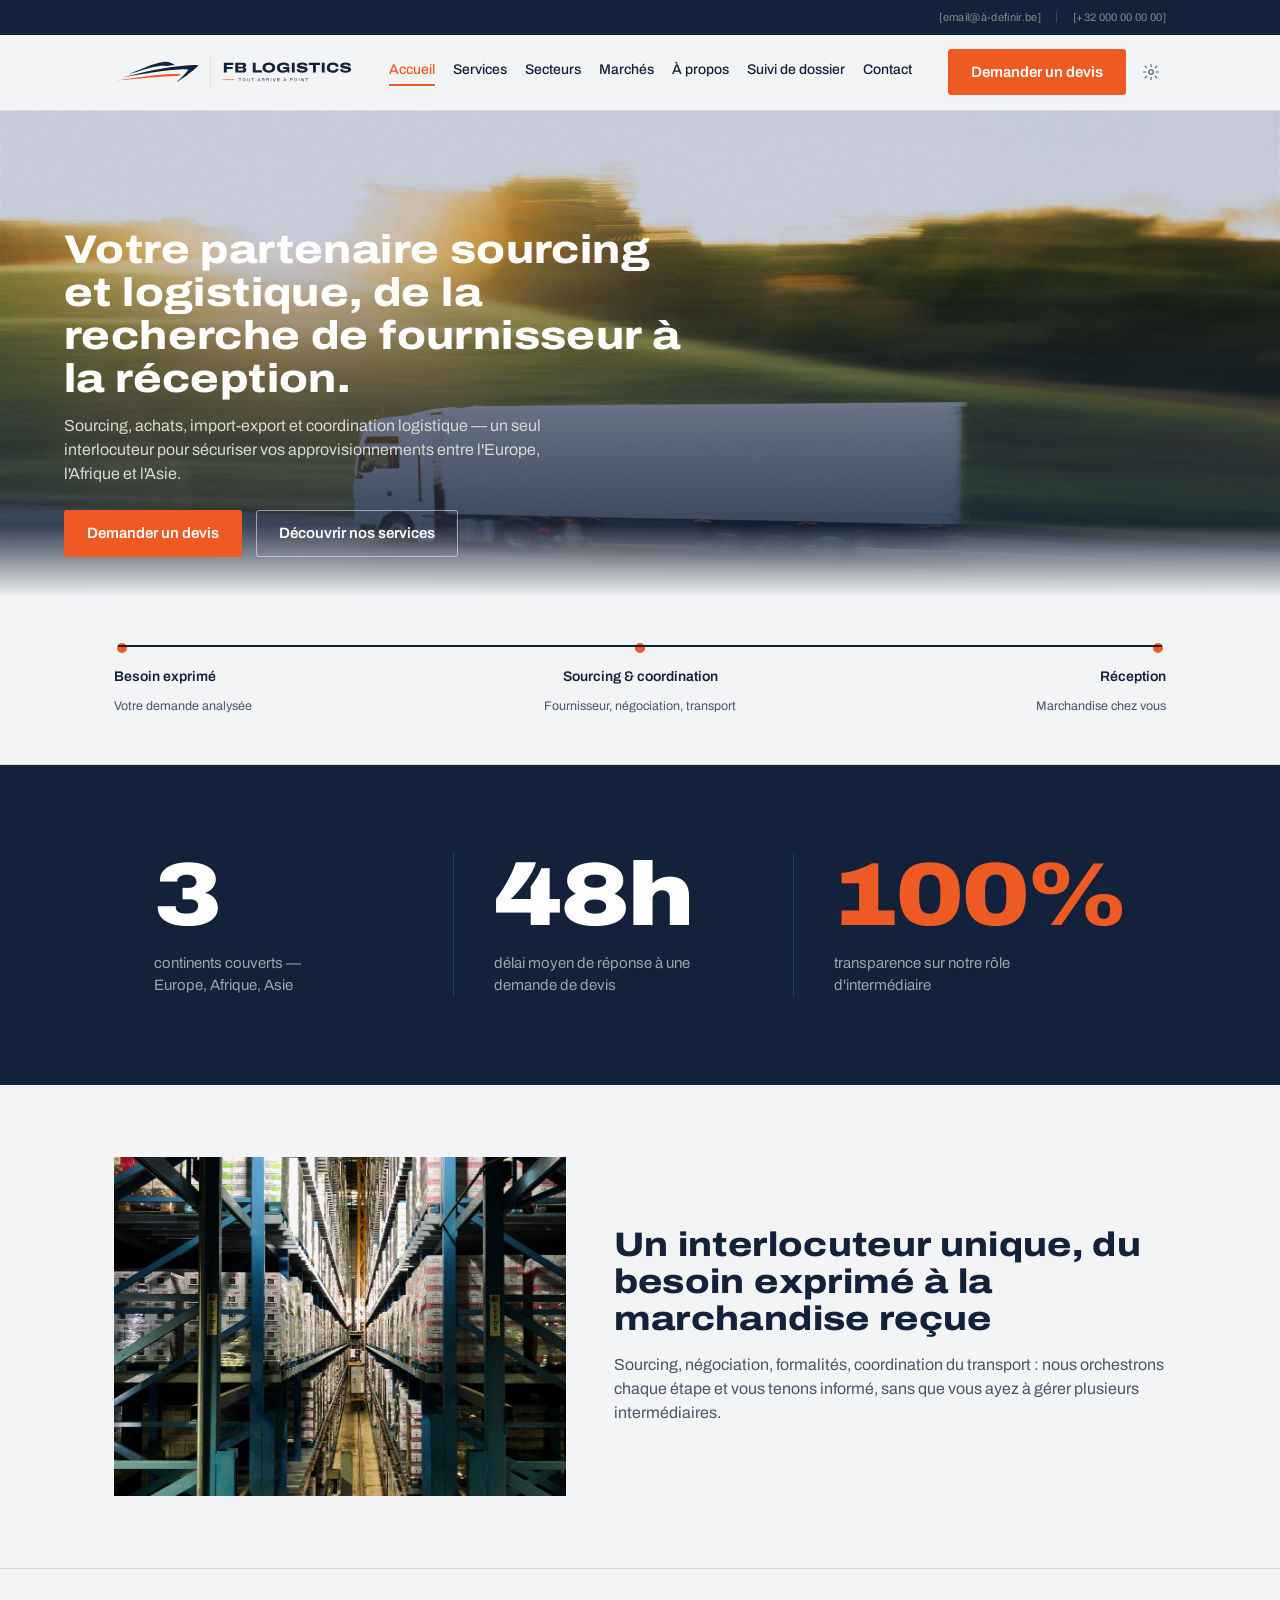
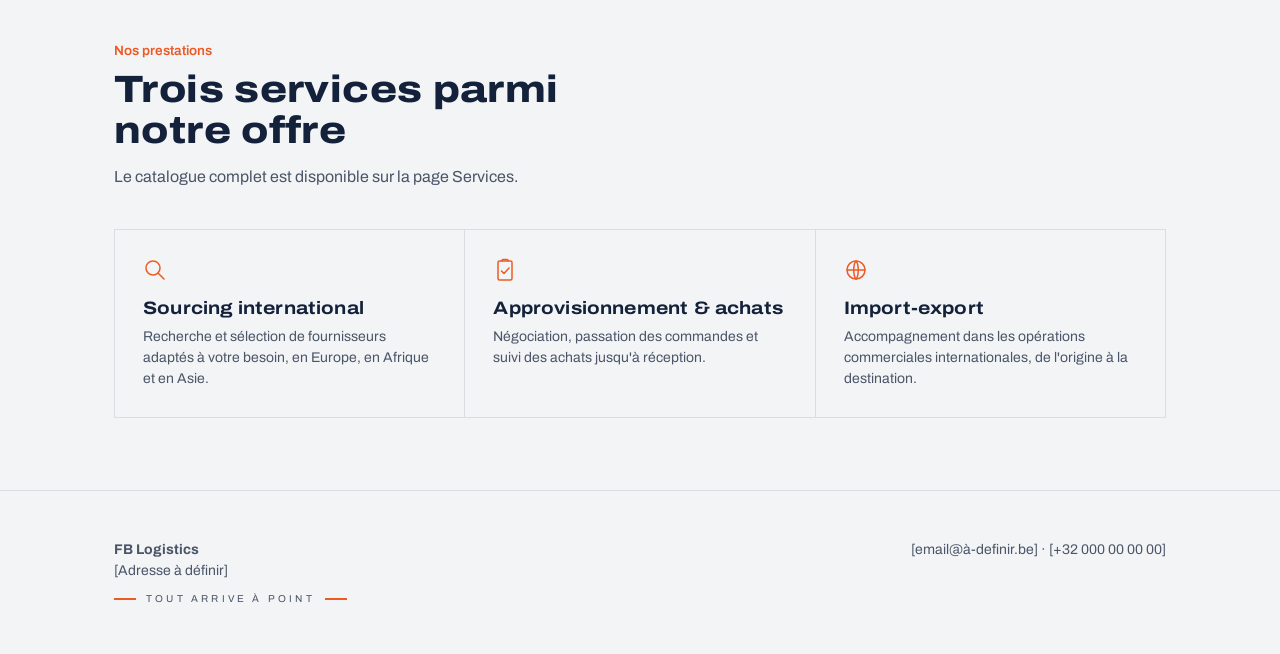
<file: index.html>
<!DOCTYPE html>
<html lang="fr">
<head>
<meta charset="UTF-8">
<meta name="viewport" content="width=device-width, initial-scale=1.0">
<title>FB Logistics — Sourcing & logistique internationale</title>
<meta name="description" content="Sourcing, import-export, intermédiation commerciale et conseil logistique 4PL entre l'Europe, l'Afrique et l'Asie.">
<link rel="preconnect" href="https://fonts.googleapis.com">
<link rel="preconnect" href="https://fonts.gstatic.com" crossorigin>
<link href="https://fonts.googleapis.com/css2?family=Archivo:wdth,wght@100..125,300..900&family=IBM+Plex+Mono:wght@400;500&display=swap" rel="stylesheet">
<link rel="icon" type="image/svg+xml" href="assets/logo/fb-logistics-symbole.svg">
<link rel="stylesheet" href="assets/style.css?v=3">
</head>
<body data-page="accueil">

<div class="topbar">
  <div class="wrap">
    <span data-bind="email">[email@à-definir.be]</span>
    <span data-bind="phone">[+32 000 00 00 00]</span>
  </div>
</div>

<header class="nav">
  <div class="wrap">
    <a href="index.html" class="brand">
      <img src="assets/logo/fb-logistics-logo-horizontal.svg" alt="FB Logistics — Tout arrive à point" class="brand-logo">
      <span class="brand-compact"><img src="assets/logo/fb-logistics-symbole.svg" alt=""><span>FB LOGISTICS</span></span>
    </a>
    <nav class="links">
      <a href="index.html" data-nav="accueil">Accueil</a>
      <a href="services.html" data-nav="services">Services</a>
      <a href="secteurs.html" data-nav="secteurs">Secteurs</a>
      <a href="marches.html" data-nav="marches">Marchés</a>
      <a href="apropos.html" data-nav="apropos">À propos</a>
      <a href="suivi.html" data-nav="suivi">Suivi de dossier</a>
      <a href="contact.html" data-nav="contact">Contact</a>
    </nav>
    <div style="display:flex;align-items:center;gap:10px">
      <a href="devis.html" class="btn btn-primary">Demander un devis</a>
      <button class="gear" id="openAdmin" title="Administration" aria-label="Ouvrir l'administration"><svg viewBox="0 0 24 24" fill="none" stroke="currentColor" stroke-width="1.5" stroke-linecap="round" stroke-linejoin="round" aria-hidden="true"><circle cx="12" cy="12" r="3"/><path d="M12 2v3M12 19v3M4.2 4.2l2.1 2.1M17.7 17.7l2.1 2.1M2 12h3M19 12h3M4.2 19.8l2.1-2.1M17.7 6.3l2.1-2.1"/></svg></button>
      <button class="nav-toggle" id="navToggle" aria-label="Menu" aria-expanded="false"><svg viewBox="0 0 24 24" fill="none" stroke="currentColor" stroke-width="1.8" stroke-linecap="round" aria-hidden="true"><path d="M3 6h18M3 12h18M3 18h18"/></svg></button>
    </div>
  </div>
</header>

<div class="cover">
  <img class="ph-slot" data-label="Photo de couverture — flotte ou entrepôt FB Logistics" src="images/cover-accueil.jpg" alt="">
  <div class="scrim"></div>
  <div class="cover-content">
    <h1>Votre partenaire sourcing et logistique, de la recherche de fournisseur à la réception.</h1>
    <p data-bind="tagline">Sourcing, achats, import-export et coordination logistique — un seul interlocuteur pour sécuriser vos approvisionnements entre l'Europe, l'Afrique et l'Asie.</p>
    <div class="cta-row">
      <a href="devis.html" class="btn btn-primary">Demander un devis</a>
      <a href="services.html" class="btn btn-ghost">Découvrir nos services</a>
    </div>
  </div>
</div>

<section class="route-section">
  <div class="wrap">
    <div class="route">
      <div class="route-line"><div class="fill"></div></div>
      <div class="route-pts">
        <div class="route-pt"><span class="dot"></span><span>Besoin exprimé</span><small>Votre demande analysée</small></div>
        <div class="route-pt"><span class="dot"></span><span>Sourcing & coordination</span><small>Fournisseur, négociation, transport</small></div>
        <div class="route-pt"><span class="dot"></span><span>Réception</span><small>Marchandise chez vous</small></div>
      </div>
    </div>
  </div>
</section>

<section class="stats-band">
  <div class="wrap stats-grid">
    <div class="stat">
      <div class="num">3</div>
      <p class="lbl">continents couverts — Europe, Afrique, Asie</p>
    </div>
    <div class="stat">
      <div class="num">48h</div>
      <p class="lbl">délai moyen de réponse à une demande de devis</p>
    </div>
    <div class="stat">
      <div class="num trust">100%</div>
      <p class="lbl">transparence sur notre rôle d'intermédiaire</p>
    </div>
  </div>
</section>

<section class="feature-split">
  <div class="wrap feature-grid">
    <img class="ph-slot" data-label="Photo — équipe ou entrepôt FB Logistics" src="images/accueil-secondary.jpg" alt="">
    <div>
      <h2>Un interlocuteur unique, du besoin exprimé à la marchandise reçue</h2>
      <p>Sourcing, négociation, formalités, coordination du transport : nous orchestrons chaque étape et vous tenons informé, sans que vous ayez à gérer plusieurs intermédiaires.</p>
    </div>
  </div>
</section>

<section class="section">
  <div class="wrap">
    <div class="section-head">
      <div class="kicker">Nos prestations</div>
      <h2>Trois services parmi notre offre</h2>
      <p>Le catalogue complet est disponible sur la page Services.</p>
    </div>
    <div class="svc-preview" id="svcPreview"></div>
  </div>
</section>

<footer>
  <div class="wrap">
    <div>
      <strong data-bind="companyName">FB Logistics</strong><br>
      <span data-bind="address">[Adresse à définir]</span>
      <div class="brand-slogan"><span class="rule"></span><span>TOUT ARRIVE À POINT</span><span class="rule"></span></div>
    </div>
    <div>
      <span data-bind="email">[email@à-definir.be]</span> · <span data-bind="phone">[+32 000 00 00 00]</span>
    </div>
  </div>
</footer>

<!-- Admin panel -->
<div class="overlay" id="adminOverlay">
  <div class="panel">
    <div class="panel-head">
      <h3>Administration</h3>
      <button class="panel-close" id="closeAdmin" aria-label="Fermer">×</button>
    </div>
    <div class="panel-body">

      <div id="adminLoginView">
        <p style="font-size:14px;color:var(--muted);margin-bottom:14px">Mot de passe requis pour modifier le catalogue de services.</p>
        <div class="field"><label for="pwdInput">Mot de passe</label><input id="pwdInput" type="password"></div>
        <button class="btn btn-primary" id="loginBtn">Se connecter</button>
        <div class="admin-msg" id="loginMsg"></div>
      </div>

      <div id="adminDashView" style="display:none">
        <div class="tabs">
          <button class="tab active" data-tab="svc">Services</button>
          <button class="tab" data-tab="settings">Paramètres</button>
        </div>

        <div class="tabpane active" data-pane="svc">
          <p style="font-size:13px;color:var(--muted);margin-bottom:14px">
            Ces modifications ne sont visibles que dans ce navigateur (aperçu local). Pour un changement visible par tous les visiteurs, il faut éditer les valeurs par défaut dans le code du site et redéployer.
          </p>
          <div id="svcForm">
            <div class="field"><label for="s-icon">Icône</label><select id="s-icon"></select></div>
            <div class="field"><label for="s-title">Titre</label><input id="s-title"></div>
            <div class="field"><label for="s-desc">Description</label><textarea id="s-desc"></textarea></div>
            <input type="hidden" id="s-editid">
            <button class="btn btn-primary" id="s-save">Ajouter le service</button>
            <button class="btn btn-ghost" id="s-cancel" style="display:none">Annuler la modification</button>
          </div>
          <div id="svcListAdmin" style="margin-top:20px"></div>
        </div>

        <div class="tabpane" data-pane="settings">
          <p style="font-size:13px;color:var(--muted);margin-bottom:14px">Changer le mot de passe d'administration.</p>
          <div class="field"><label for="np1">Nouveau mot de passe</label><input id="np1" type="password"></div>
          <div class="field"><label for="np2">Confirmer</label><input id="np2" type="password"></div>
          <button class="btn btn-primary" id="np-save">Mettre à jour</button>
          <div class="admin-msg" id="settingsMsg"></div>
        </div>
      </div>

    </div>
  </div>
</div>

<script src="assets/site.js?v=3"></script>
</body>
</html>
</file>
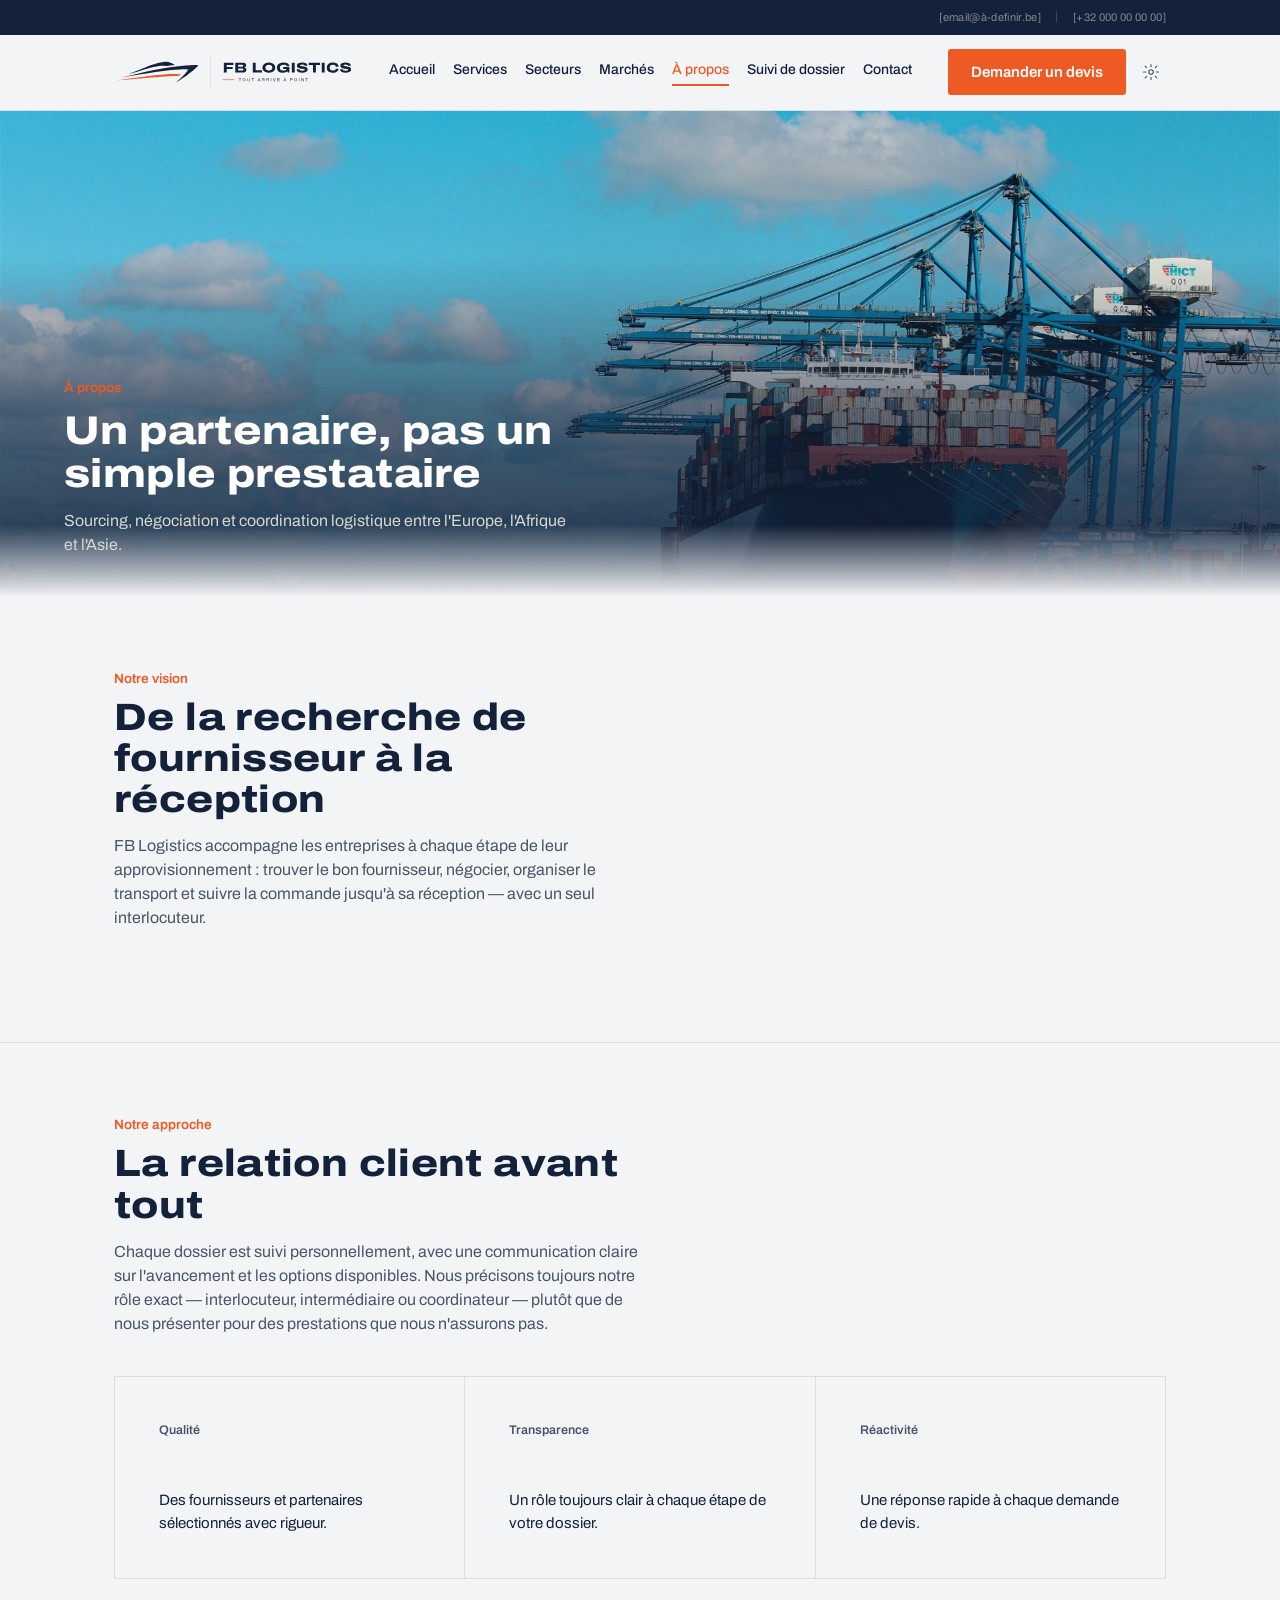
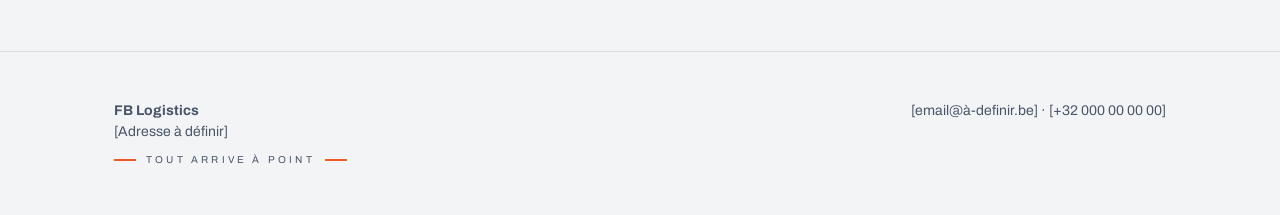
<file: apropos.html>
<!DOCTYPE html>
<html lang="fr">
<head>
<meta charset="UTF-8">
<meta name="viewport" content="width=device-width, initial-scale=1.0">
<title>FB Logistics — À propos</title>
<meta name="description" content="Vision, valeurs et engagements de FB Logistics — sourcing, import-export et conseil logistique.">
<link rel="preconnect" href="https://fonts.googleapis.com">
<link rel="preconnect" href="https://fonts.gstatic.com" crossorigin>
<link href="https://fonts.googleapis.com/css2?family=Archivo:wdth,wght@100..125,300..900&family=IBM+Plex+Mono:wght@400;500&display=swap" rel="stylesheet">
<link rel="icon" type="image/svg+xml" href="assets/logo/fb-logistics-symbole.svg">
<link rel="stylesheet" href="assets/style.css?v=3">
</head>
<body data-page="apropos">

<div class="topbar">
  <div class="wrap">
    <span data-bind="email">[email@à-definir.be]</span>
    <span data-bind="phone">[+32 000 00 00 00]</span>
  </div>
</div>

<header class="nav">
  <div class="wrap">
    <a href="index.html" class="brand">
      <img src="assets/logo/fb-logistics-logo-horizontal.svg" alt="FB Logistics — Tout arrive à point" class="brand-logo">
      <span class="brand-compact"><img src="assets/logo/fb-logistics-symbole.svg" alt=""><span>FB LOGISTICS</span></span>
    </a>
    <nav class="links">
      <a href="index.html" data-nav="accueil">Accueil</a>
      <a href="services.html" data-nav="services">Services</a>
      <a href="secteurs.html" data-nav="secteurs">Secteurs</a>
      <a href="marches.html" data-nav="marches">Marchés</a>
      <a href="apropos.html" data-nav="apropos">À propos</a>
      <a href="suivi.html" data-nav="suivi">Suivi de dossier</a>
      <a href="contact.html" data-nav="contact">Contact</a>
    </nav>
    <div style="display:flex;align-items:center;gap:10px">
      <a href="devis.html" class="btn btn-primary">Demander un devis</a>
      <button class="gear" id="openAdmin" title="Administration" aria-label="Ouvrir l'administration"><svg viewBox="0 0 24 24" fill="none" stroke="currentColor" stroke-width="1.5" stroke-linecap="round" stroke-linejoin="round" aria-hidden="true"><circle cx="12" cy="12" r="3"/><path d="M12 2v3M12 19v3M4.2 4.2l2.1 2.1M17.7 17.7l2.1 2.1M2 12h3M19 12h3M4.2 19.8l2.1-2.1M17.7 6.3l2.1-2.1"/></svg></button>
      <button class="nav-toggle" id="navToggle" aria-label="Menu" aria-expanded="false"><svg viewBox="0 0 24 24" fill="none" stroke="currentColor" stroke-width="1.8" stroke-linecap="round" aria-hidden="true"><path d="M3 6h18M3 12h18M3 18h18"/></svg></button>
    </div>
  </div>
</header>

<div class="cover">
  <img class="ph-slot" data-label="Photo de couverture — À propos" src="images/cover-apropos.jpg" alt="">
  <div class="scrim"></div>
  <div class="cover-content">
    <p class="kicker">À propos</p>
    <h1>Un partenaire, pas un simple prestataire</h1>
    <p>Sourcing, négociation et coordination logistique entre l'Europe, l'Afrique et l'Asie.</p>
  </div>
</div>

<section class="section">
  <div class="wrap">
    <div class="section-head">
      <div class="kicker">Notre vision</div>
      <h2>De la recherche de fournisseur à la réception</h2>
      <p>FB Logistics accompagne les entreprises à chaque étape de leur approvisionnement : trouver le bon fournisseur, négocier, organiser le transport et suivre la commande jusqu'à sa réception — avec un seul interlocuteur.</p>
    </div>
  </div>
</section>

<section class="section">
  <div class="wrap">
    <div class="section-head">
      <div class="kicker">Notre approche</div>
      <h2>La relation client avant tout</h2>
      <p>Chaque dossier est suivi personnellement, avec une communication claire sur l'avancement et les options disponibles. Nous précisons toujours notre rôle exact — interlocuteur, intermédiaire ou coordinateur — plutôt que de nous présenter pour des prestations que nous n'assurons pas.</p>
    </div>
    <div class="contact-meta" style="margin-top:0">
      <div>
        <div class="k">Qualité</div>
        <div class="v">Des fournisseurs et partenaires sélectionnés avec rigueur.</div>
      </div>
      <div>
        <div class="k">Transparence</div>
        <div class="v">Un rôle toujours clair à chaque étape de votre dossier.</div>
      </div>
      <div>
        <div class="k">Réactivité</div>
        <div class="v">Une réponse rapide à chaque demande de devis.</div>
      </div>
    </div>
  </div>
</section>

<footer>
  <div class="wrap">
    <div>
      <strong data-bind="companyName">FB Logistics</strong><br>
      <span data-bind="address">[Adresse à définir]</span>
      <div class="brand-slogan"><span class="rule"></span><span>TOUT ARRIVE À POINT</span><span class="rule"></span></div>
    </div>
    <div>
      <span data-bind="email">[email@à-definir.be]</span> · <span data-bind="phone">[+32 000 00 00 00]</span>
    </div>
  </div>
</footer>

<!-- Admin panel -->
<div class="overlay" id="adminOverlay">
  <div class="panel">
    <div class="panel-head">
      <h3>Administration</h3>
      <button class="panel-close" id="closeAdmin" aria-label="Fermer">×</button>
    </div>
    <div class="panel-body">

      <div id="adminLoginView">
        <p style="font-size:14px;color:var(--muted);margin-bottom:14px">Mot de passe requis pour modifier le catalogue de services.</p>
        <div class="field"><label for="pwdInput">Mot de passe</label><input id="pwdInput" type="password"></div>
        <button class="btn btn-primary" id="loginBtn">Se connecter</button>
        <div class="admin-msg" id="loginMsg"></div>
      </div>

      <div id="adminDashView" style="display:none">
        <div class="tabs">
          <button class="tab active" data-tab="svc">Services</button>
          <button class="tab" data-tab="settings">Paramètres</button>
        </div>

        <div class="tabpane active" data-pane="svc">
          <p style="font-size:13px;color:var(--muted);margin-bottom:14px">
            Ces modifications ne sont visibles que dans ce navigateur (aperçu local). Pour un changement visible par tous les visiteurs, il faut éditer les valeurs par défaut dans le code du site et redéployer.
          </p>
          <div id="svcForm">
            <div class="field"><label for="s-icon">Icône</label><select id="s-icon"></select></div>
            <div class="field"><label for="s-title">Titre</label><input id="s-title"></div>
            <div class="field"><label for="s-desc">Description</label><textarea id="s-desc"></textarea></div>
            <input type="hidden" id="s-editid">
            <button class="btn btn-primary" id="s-save">Ajouter le service</button>
            <button class="btn btn-ghost" id="s-cancel" style="display:none">Annuler la modification</button>
          </div>
          <div id="svcListAdmin" style="margin-top:20px"></div>
        </div>

        <div class="tabpane" data-pane="settings">
          <p style="font-size:13px;color:var(--muted);margin-bottom:14px">Changer le mot de passe d'administration.</p>
          <div class="field"><label for="np1">Nouveau mot de passe</label><input id="np1" type="password"></div>
          <div class="field"><label for="np2">Confirmer</label><input id="np2" type="password"></div>
          <button class="btn btn-primary" id="np-save">Mettre à jour</button>
          <div class="admin-msg" id="settingsMsg"></div>
        </div>
      </div>

    </div>
  </div>
</div>

<script src="assets/site.js?v=3"></script>
</body>
</html>
</file>
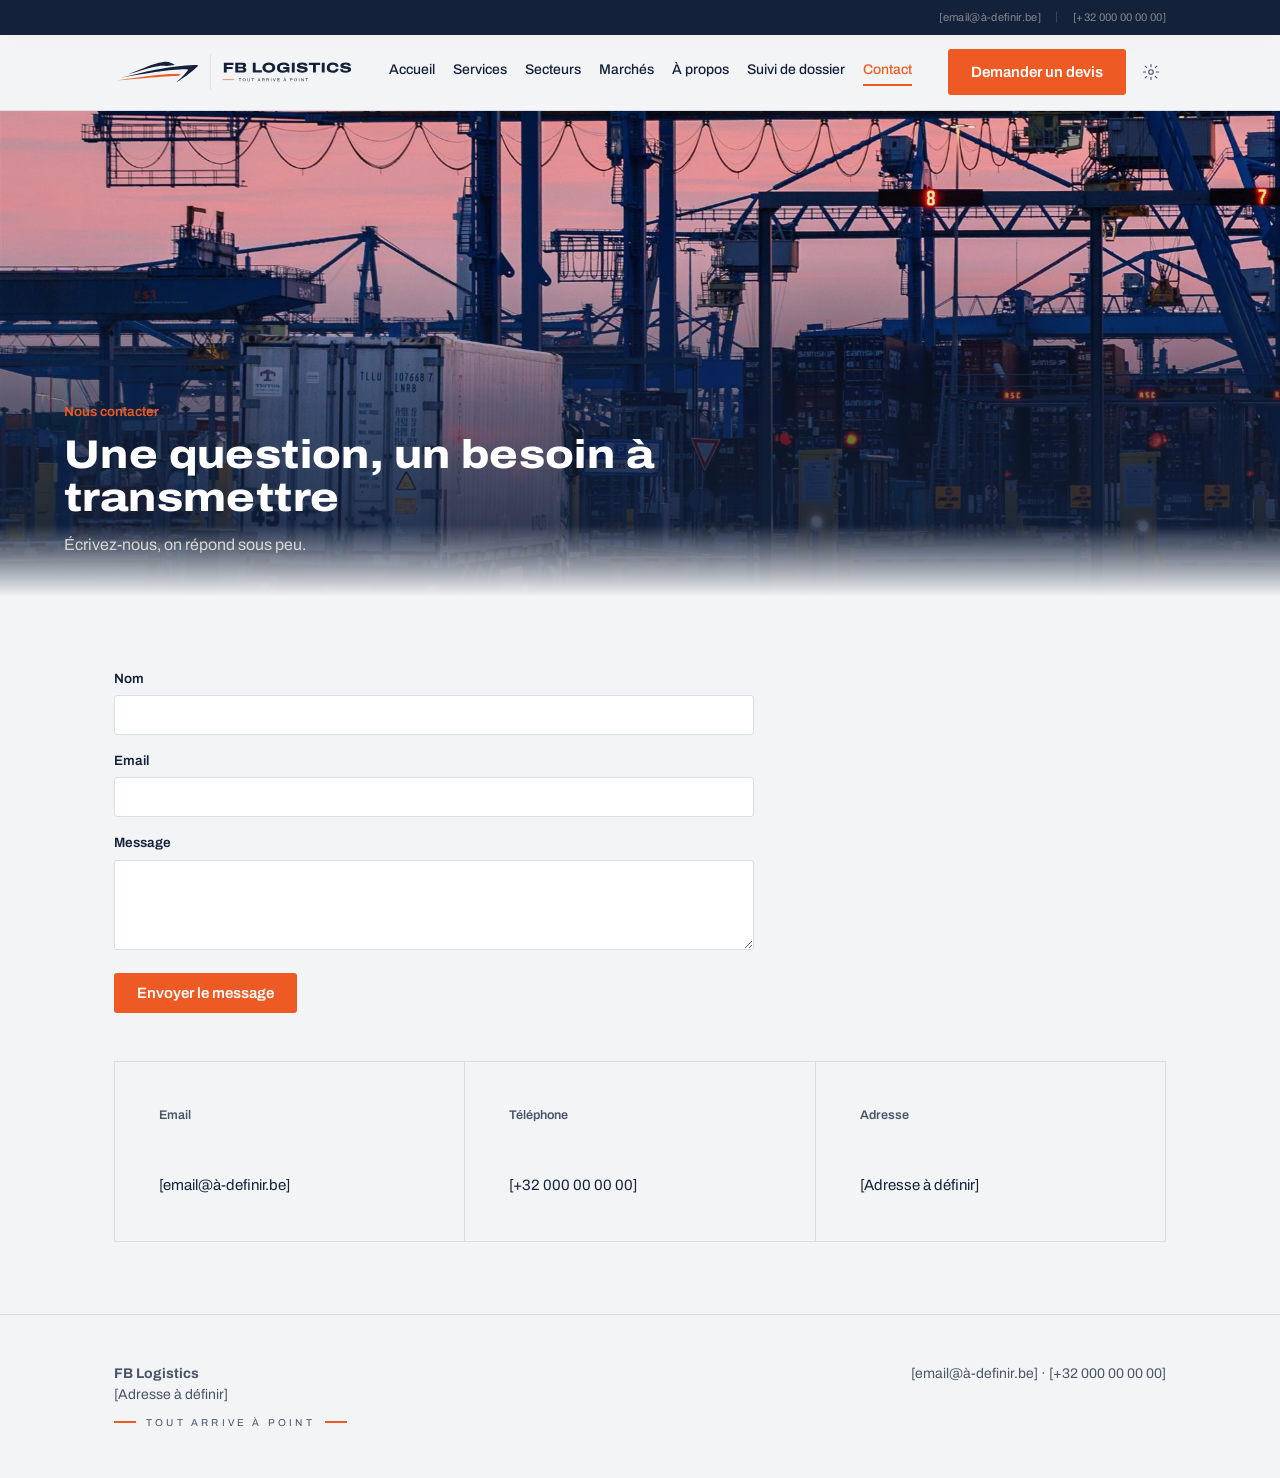
<file: contact.html>
<!DOCTYPE html>
<html lang="fr">
<head>
<meta charset="UTF-8">
<meta name="viewport" content="width=device-width, initial-scale=1.0">
<title>FB Logistics — Contact</title>
<meta name="description" content="Contactez FB Logistics pour toute question sur votre sourcing, vos achats ou votre logistique.">
<link rel="preconnect" href="https://fonts.googleapis.com">
<link rel="preconnect" href="https://fonts.gstatic.com" crossorigin>
<link href="https://fonts.googleapis.com/css2?family=Archivo:wdth,wght@100..125,300..900&family=IBM+Plex+Mono:wght@400;500&display=swap" rel="stylesheet">
<link rel="icon" type="image/svg+xml" href="assets/logo/fb-logistics-symbole.svg">
<link rel="stylesheet" href="assets/style.css?v=3">
</head>
<body data-page="contact">

<div class="topbar">
  <div class="wrap">
    <span data-bind="email">[email@à-definir.be]</span>
    <span data-bind="phone">[+32 000 00 00 00]</span>
  </div>
</div>

<header class="nav">
  <div class="wrap">
    <a href="index.html" class="brand">
      <img src="assets/logo/fb-logistics-logo-horizontal.svg" alt="FB Logistics — Tout arrive à point" class="brand-logo">
      <span class="brand-compact"><img src="assets/logo/fb-logistics-symbole.svg" alt=""><span>FB LOGISTICS</span></span>
    </a>
    <nav class="links">
      <a href="index.html" data-nav="accueil">Accueil</a>
      <a href="services.html" data-nav="services">Services</a>
      <a href="secteurs.html" data-nav="secteurs">Secteurs</a>
      <a href="marches.html" data-nav="marches">Marchés</a>
      <a href="apropos.html" data-nav="apropos">À propos</a>
      <a href="suivi.html" data-nav="suivi">Suivi de dossier</a>
      <a href="contact.html" data-nav="contact">Contact</a>
    </nav>
    <div style="display:flex;align-items:center;gap:10px">
      <a href="devis.html" class="btn btn-primary">Demander un devis</a>
      <button class="gear" id="openAdmin" title="Administration" aria-label="Ouvrir l'administration"><svg viewBox="0 0 24 24" fill="none" stroke="currentColor" stroke-width="1.5" stroke-linecap="round" stroke-linejoin="round" aria-hidden="true"><circle cx="12" cy="12" r="3"/><path d="M12 2v3M12 19v3M4.2 4.2l2.1 2.1M17.7 17.7l2.1 2.1M2 12h3M19 12h3M4.2 19.8l2.1-2.1M17.7 6.3l2.1-2.1"/></svg></button>
      <button class="nav-toggle" id="navToggle" aria-label="Menu" aria-expanded="false"><svg viewBox="0 0 24 24" fill="none" stroke="currentColor" stroke-width="1.8" stroke-linecap="round" aria-hidden="true"><path d="M3 6h18M3 12h18M3 18h18"/></svg></button>
    </div>
  </div>
</header>

<div class="cover">
  <img class="ph-slot" data-label="Photo de couverture — Contact" src="images/cover-contact.jpg" alt="">
  <div class="scrim"></div>
  <div class="cover-content">
    <p class="kicker">Nous contacter</p>
    <h1>Une question, un besoin à transmettre</h1>
    <p>Écrivez-nous, on répond sous peu.</p>
  </div>
</div>

<section class="section">
  <div class="wrap">
    <div class="form-panel">
      <form id="contactForm" name="contact" method="POST" data-netlify="true" netlify-honeypot="_hp">
        <input type="hidden" name="form-name" value="contact">
        <p class="hp"><label>Ne pas remplir : <input name="_hp"></label></p>
        <div class="field"><label for="c-name">Nom</label><input id="c-name" name="name" required></div>
        <div class="field"><label for="c-email">Email</label><input id="c-email" name="email" type="email" required></div>
        <div class="field"><label for="c-msg">Message</label><textarea id="c-msg" name="message" required></textarea></div>
        <button type="submit" class="btn btn-primary">Envoyer le message</button>
        <div class="form-msg" id="contactMsg"></div>
      </form>
    </div>

    <div class="contact-meta">
      <div><div class="k">Email</div><div class="v" data-bind="email">[email@à-definir.be]</div></div>
      <div><div class="k">Téléphone</div><div class="v" data-bind="phone">[+32 000 00 00 00]</div></div>
      <div><div class="k">Adresse</div><div class="v" data-bind="address">[Adresse à définir]</div></div>
    </div>
  </div>
</section>

<footer>
  <div class="wrap">
    <div>
      <strong data-bind="companyName">FB Logistics</strong><br>
      <span data-bind="address">[Adresse à définir]</span>
      <div class="brand-slogan"><span class="rule"></span><span>TOUT ARRIVE À POINT</span><span class="rule"></span></div>
    </div>
    <div>
      <span data-bind="email">[email@à-definir.be]</span> · <span data-bind="phone">[+32 000 00 00 00]</span>
    </div>
  </div>
</footer>

<!-- Admin panel -->
<div class="overlay" id="adminOverlay">
  <div class="panel">
    <div class="panel-head">
      <h3>Administration</h3>
      <button class="panel-close" id="closeAdmin" aria-label="Fermer">×</button>
    </div>
    <div class="panel-body">

      <div id="adminLoginView">
        <p style="font-size:14px;color:var(--muted);margin-bottom:14px">Mot de passe requis pour modifier le catalogue de services.</p>
        <div class="field"><label for="pwdInput">Mot de passe</label><input id="pwdInput" type="password"></div>
        <button class="btn btn-primary" id="loginBtn">Se connecter</button>
        <div class="admin-msg" id="loginMsg"></div>
      </div>

      <div id="adminDashView" style="display:none">
        <div class="tabs">
          <button class="tab active" data-tab="svc">Services</button>
          <button class="tab" data-tab="settings">Paramètres</button>
        </div>

        <div class="tabpane active" data-pane="svc">
          <p style="font-size:13px;color:var(--muted);margin-bottom:14px">
            Ces modifications ne sont visibles que dans ce navigateur (aperçu local). Pour un changement visible par tous les visiteurs, il faut éditer les valeurs par défaut dans le code du site et redéployer.
          </p>
          <div id="svcForm">
            <div class="field"><label for="s-icon">Icône</label><select id="s-icon"></select></div>
            <div class="field"><label for="s-title">Titre</label><input id="s-title"></div>
            <div class="field"><label for="s-desc">Description</label><textarea id="s-desc"></textarea></div>
            <input type="hidden" id="s-editid">
            <button class="btn btn-primary" id="s-save">Ajouter le service</button>
            <button class="btn btn-ghost" id="s-cancel" style="display:none">Annuler la modification</button>
          </div>
          <div id="svcListAdmin" style="margin-top:20px"></div>
        </div>

        <div class="tabpane" data-pane="settings">
          <p style="font-size:13px;color:var(--muted);margin-bottom:14px">Changer le mot de passe d'administration.</p>
          <div class="field"><label for="np1">Nouveau mot de passe</label><input id="np1" type="password"></div>
          <div class="field"><label for="np2">Confirmer</label><input id="np2" type="password"></div>
          <button class="btn btn-primary" id="np-save">Mettre à jour</button>
          <div class="admin-msg" id="settingsMsg"></div>
        </div>
      </div>

    </div>
  </div>
</div>

<script src="assets/site.js?v=3"></script>
</body>
</html>
</file>
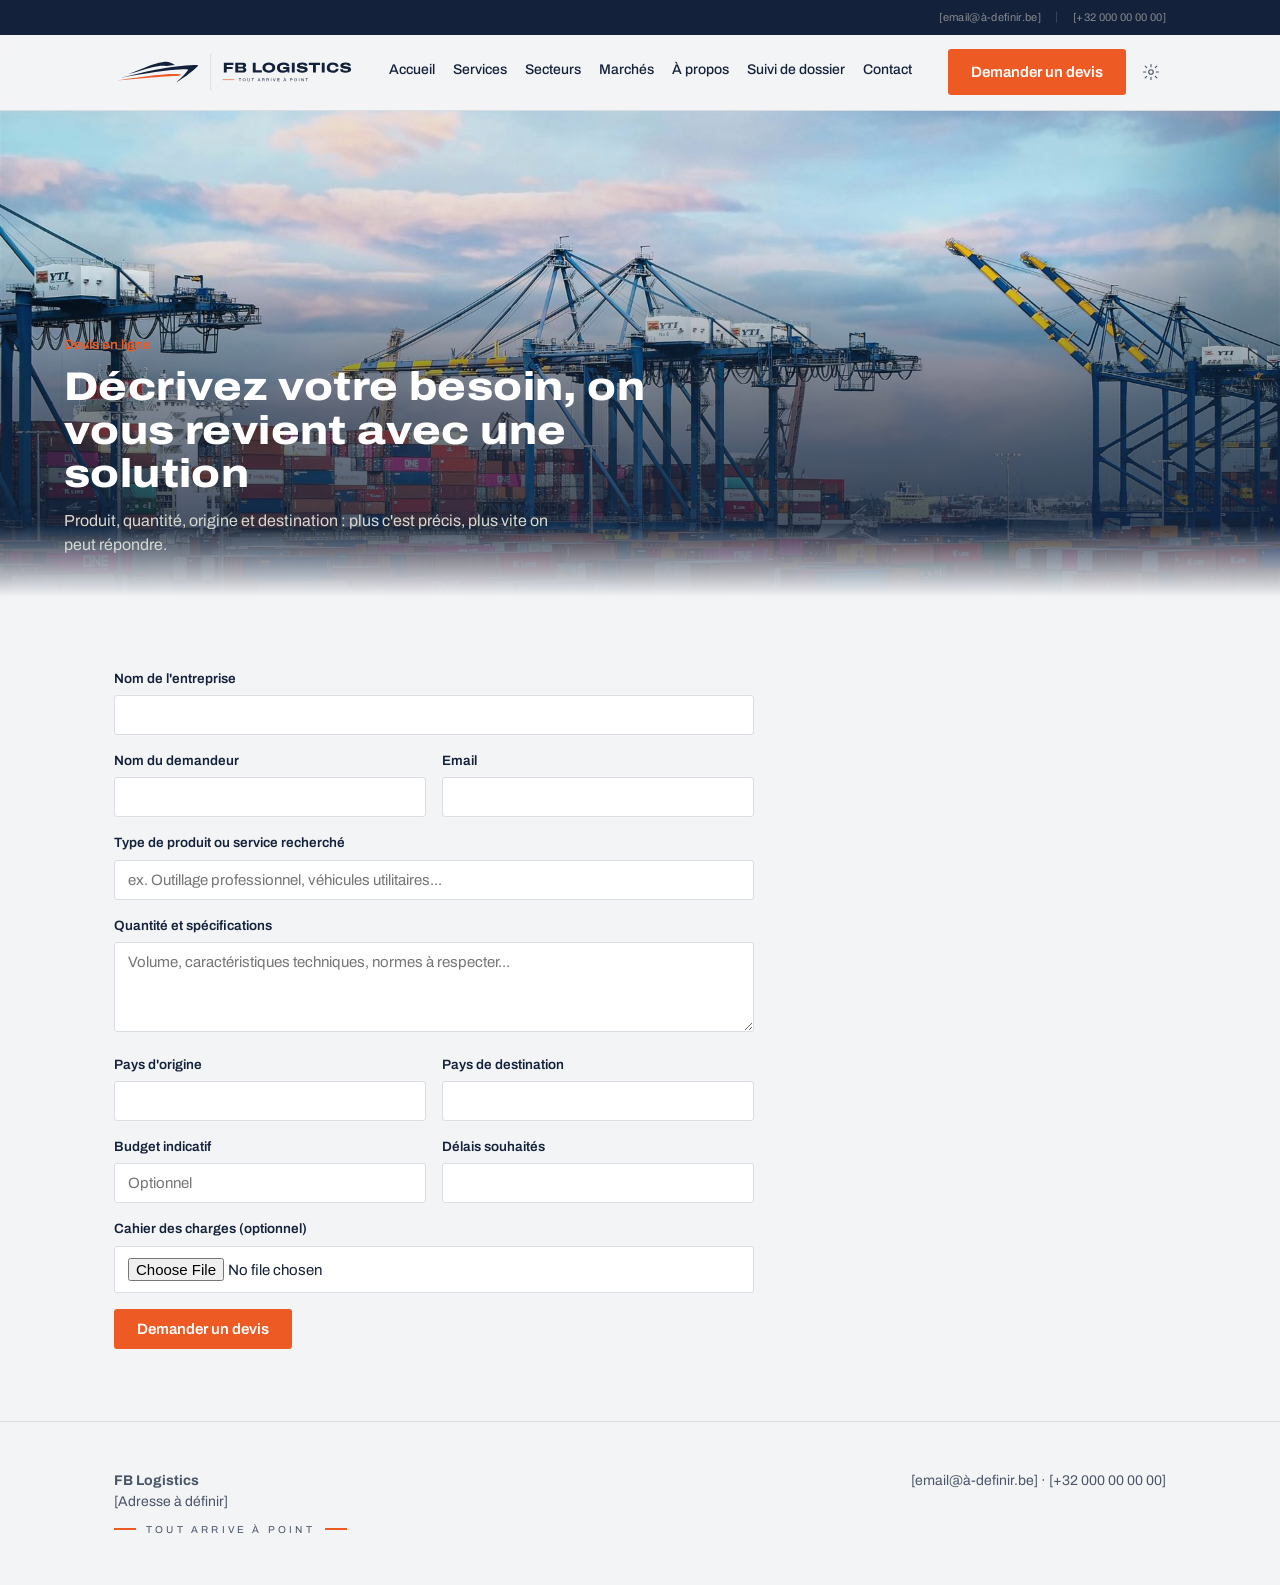
<file: devis.html>
<!DOCTYPE html>
<html lang="fr">
<head>
<meta charset="UTF-8">
<meta name="viewport" content="width=device-width, initial-scale=1.0">
<title>FB Logistics — Devis en ligne</title>
<meta name="description" content="Demandez un devis de sourcing, import-export ou coordination logistique en quelques minutes.">
<link rel="preconnect" href="https://fonts.googleapis.com">
<link rel="preconnect" href="https://fonts.gstatic.com" crossorigin>
<link href="https://fonts.googleapis.com/css2?family=Archivo:wdth,wght@100..125,300..900&family=IBM+Plex+Mono:wght@400;500&display=swap" rel="stylesheet">
<link rel="icon" type="image/svg+xml" href="assets/logo/fb-logistics-symbole.svg">
<link rel="stylesheet" href="assets/style.css?v=3">
</head>
<body data-page="devis">

<div class="topbar">
  <div class="wrap">
    <span data-bind="email">[email@à-definir.be]</span>
    <span data-bind="phone">[+32 000 00 00 00]</span>
  </div>
</div>

<header class="nav">
  <div class="wrap">
    <a href="index.html" class="brand">
      <img src="assets/logo/fb-logistics-logo-horizontal.svg" alt="FB Logistics — Tout arrive à point" class="brand-logo">
      <span class="brand-compact"><img src="assets/logo/fb-logistics-symbole.svg" alt=""><span>FB LOGISTICS</span></span>
    </a>
    <nav class="links">
      <a href="index.html" data-nav="accueil">Accueil</a>
      <a href="services.html" data-nav="services">Services</a>
      <a href="secteurs.html" data-nav="secteurs">Secteurs</a>
      <a href="marches.html" data-nav="marches">Marchés</a>
      <a href="apropos.html" data-nav="apropos">À propos</a>
      <a href="suivi.html" data-nav="suivi">Suivi de dossier</a>
      <a href="contact.html" data-nav="contact">Contact</a>
    </nav>
    <div style="display:flex;align-items:center;gap:10px">
      <a href="devis.html" class="btn btn-primary">Demander un devis</a>
      <button class="gear" id="openAdmin" title="Administration" aria-label="Ouvrir l'administration"><svg viewBox="0 0 24 24" fill="none" stroke="currentColor" stroke-width="1.5" stroke-linecap="round" stroke-linejoin="round" aria-hidden="true"><circle cx="12" cy="12" r="3"/><path d="M12 2v3M12 19v3M4.2 4.2l2.1 2.1M17.7 17.7l2.1 2.1M2 12h3M19 12h3M4.2 19.8l2.1-2.1M17.7 6.3l2.1-2.1"/></svg></button>
      <button class="nav-toggle" id="navToggle" aria-label="Menu" aria-expanded="false"><svg viewBox="0 0 24 24" fill="none" stroke="currentColor" stroke-width="1.8" stroke-linecap="round" aria-hidden="true"><path d="M3 6h18M3 12h18M3 18h18"/></svg></button>
    </div>
  </div>
</header>

<div class="cover">
  <img class="ph-slot" data-label="Photo de couverture — Devis" src="images/cover-devis.jpg" alt="">
  <div class="scrim"></div>
  <div class="cover-content">
    <p class="kicker">Devis en ligne</p>
    <h1>Décrivez votre besoin, on vous revient avec une solution</h1>
    <p>Produit, quantité, origine et destination : plus c'est précis, plus vite on peut répondre.</p>
  </div>
</div>

<section class="section">
  <div class="wrap">
    <div class="form-panel">
      <form id="devisForm" name="devis" method="POST" data-netlify="true" netlify-honeypot="_hp" enctype="multipart/form-data">
        <input type="hidden" name="form-name" value="devis">
        <p class="hp"><label>Ne pas remplir : <input name="_hp"></label></p>
        <div class="field"><label for="d-company">Nom de l'entreprise</label><input id="d-company" name="company" required></div>
        <div class="field-row">
          <div class="field"><label for="d-name">Nom du demandeur</label><input id="d-name" name="name" required></div>
          <div class="field"><label for="d-email">Email</label><input id="d-email" name="email" type="email" required></div>
        </div>
        <div class="field"><label for="d-type">Type de produit ou service recherché</label><input id="d-type" name="type" placeholder="ex. Outillage professionnel, véhicules utilitaires..." required></div>
        <div class="field"><label for="d-qty">Quantité et spécifications</label><textarea id="d-qty" name="quantity_specs" placeholder="Volume, caractéristiques techniques, normes à respecter..." required></textarea></div>
        <div class="field-row">
          <div class="field"><label for="d-origin">Pays d'origine</label><input id="d-origin" name="origin_country"></div>
          <div class="field"><label for="d-dest">Pays de destination</label><input id="d-dest" name="destination_country" required></div>
        </div>
        <div class="field-row">
          <div class="field"><label for="d-budget">Budget indicatif</label><input id="d-budget" name="budget" placeholder="Optionnel"></div>
          <div class="field"><label for="d-delay">Délais souhaités</label><input id="d-delay" name="deadline"></div>
        </div>
        <div class="field"><label for="d-file">Cahier des charges (optionnel)</label><input id="d-file" name="specs_file" type="file"></div>
        <button type="submit" class="btn btn-primary">Demander un devis</button>
        <div class="form-msg" id="devisMsg"></div>
      </form>
    </div>
  </div>
</section>

<footer>
  <div class="wrap">
    <div>
      <strong data-bind="companyName">FB Logistics</strong><br>
      <span data-bind="address">[Adresse à définir]</span>
      <div class="brand-slogan"><span class="rule"></span><span>TOUT ARRIVE À POINT</span><span class="rule"></span></div>
    </div>
    <div>
      <span data-bind="email">[email@à-definir.be]</span> · <span data-bind="phone">[+32 000 00 00 00]</span>
    </div>
  </div>
</footer>

<!-- Admin panel -->
<div class="overlay" id="adminOverlay">
  <div class="panel">
    <div class="panel-head">
      <h3>Administration</h3>
      <button class="panel-close" id="closeAdmin" aria-label="Fermer">×</button>
    </div>
    <div class="panel-body">

      <div id="adminLoginView">
        <p style="font-size:14px;color:var(--muted);margin-bottom:14px">Mot de passe requis pour modifier le catalogue de services.</p>
        <div class="field"><label for="pwdInput">Mot de passe</label><input id="pwdInput" type="password"></div>
        <button class="btn btn-primary" id="loginBtn">Se connecter</button>
        <div class="admin-msg" id="loginMsg"></div>
      </div>

      <div id="adminDashView" style="display:none">
        <div class="tabs">
          <button class="tab active" data-tab="svc">Services</button>
          <button class="tab" data-tab="settings">Paramètres</button>
        </div>

        <div class="tabpane active" data-pane="svc">
          <p style="font-size:13px;color:var(--muted);margin-bottom:14px">
            Ces modifications ne sont visibles que dans ce navigateur (aperçu local). Pour un changement visible par tous les visiteurs, il faut éditer les valeurs par défaut dans le code du site et redéployer.
          </p>
          <div id="svcForm">
            <div class="field"><label for="s-icon">Icône</label><select id="s-icon"></select></div>
            <div class="field"><label for="s-title">Titre</label><input id="s-title"></div>
            <div class="field"><label for="s-desc">Description</label><textarea id="s-desc"></textarea></div>
            <input type="hidden" id="s-editid">
            <button class="btn btn-primary" id="s-save">Ajouter le service</button>
            <button class="btn btn-ghost" id="s-cancel" style="display:none">Annuler la modification</button>
          </div>
          <div id="svcListAdmin" style="margin-top:20px"></div>
        </div>

        <div class="tabpane" data-pane="settings">
          <p style="font-size:13px;color:var(--muted);margin-bottom:14px">Changer le mot de passe d'administration.</p>
          <div class="field"><label for="np1">Nouveau mot de passe</label><input id="np1" type="password"></div>
          <div class="field"><label for="np2">Confirmer</label><input id="np2" type="password"></div>
          <button class="btn btn-primary" id="np-save">Mettre à jour</button>
          <div class="admin-msg" id="settingsMsg"></div>
        </div>
      </div>

    </div>
  </div>
</div>

<script src="assets/site.js?v=3"></script>
</body>
</html>
</file>
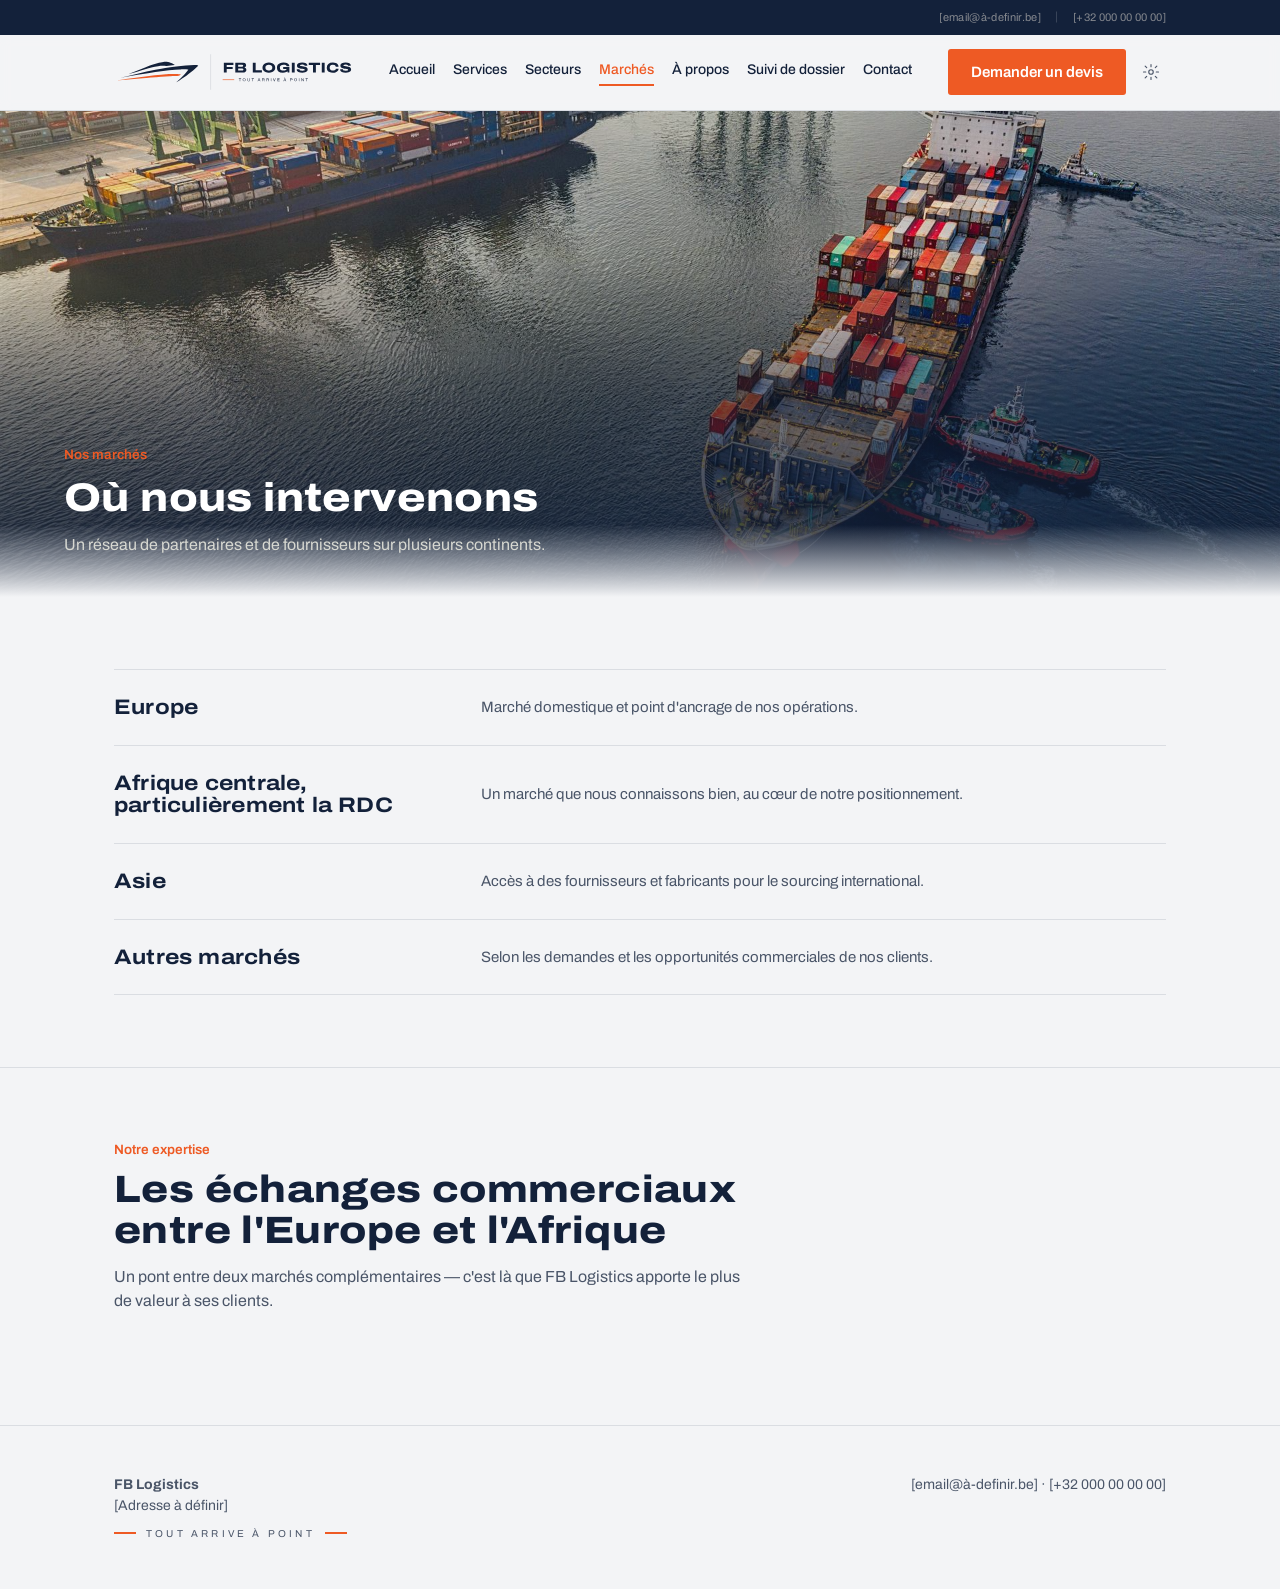
<file: marches.html>
<!DOCTYPE html>
<html lang="fr">
<head>
<meta charset="UTF-8">
<meta name="viewport" content="width=device-width, initial-scale=1.0">
<title>FB Logistics — Nos marchés</title>
<meta name="description" content="Les zones géographiques couvertes par FB Logistics : Europe, Afrique centrale, Asie.">
<link rel="preconnect" href="https://fonts.googleapis.com">
<link rel="preconnect" href="https://fonts.gstatic.com" crossorigin>
<link href="https://fonts.googleapis.com/css2?family=Archivo:wdth,wght@100..125,300..900&family=IBM+Plex+Mono:wght@400;500&display=swap" rel="stylesheet">
<link rel="icon" type="image/svg+xml" href="assets/logo/fb-logistics-symbole.svg">
<link rel="stylesheet" href="assets/style.css?v=3">
</head>
<body data-page="marches">

<div class="topbar">
  <div class="wrap">
    <span data-bind="email">[email@à-definir.be]</span>
    <span data-bind="phone">[+32 000 00 00 00]</span>
  </div>
</div>

<header class="nav">
  <div class="wrap">
    <a href="index.html" class="brand">
      <img src="assets/logo/fb-logistics-logo-horizontal.svg" alt="FB Logistics — Tout arrive à point" class="brand-logo">
      <span class="brand-compact"><img src="assets/logo/fb-logistics-symbole.svg" alt=""><span>FB LOGISTICS</span></span>
    </a>
    <nav class="links">
      <a href="index.html" data-nav="accueil">Accueil</a>
      <a href="services.html" data-nav="services">Services</a>
      <a href="secteurs.html" data-nav="secteurs">Secteurs</a>
      <a href="marches.html" data-nav="marches">Marchés</a>
      <a href="apropos.html" data-nav="apropos">À propos</a>
      <a href="suivi.html" data-nav="suivi">Suivi de dossier</a>
      <a href="contact.html" data-nav="contact">Contact</a>
    </nav>
    <div style="display:flex;align-items:center;gap:10px">
      <a href="devis.html" class="btn btn-primary">Demander un devis</a>
      <button class="gear" id="openAdmin" title="Administration" aria-label="Ouvrir l'administration"><svg viewBox="0 0 24 24" fill="none" stroke="currentColor" stroke-width="1.5" stroke-linecap="round" stroke-linejoin="round" aria-hidden="true"><circle cx="12" cy="12" r="3"/><path d="M12 2v3M12 19v3M4.2 4.2l2.1 2.1M17.7 17.7l2.1 2.1M2 12h3M19 12h3M4.2 19.8l2.1-2.1M17.7 6.3l2.1-2.1"/></svg></button>
      <button class="nav-toggle" id="navToggle" aria-label="Menu" aria-expanded="false"><svg viewBox="0 0 24 24" fill="none" stroke="currentColor" stroke-width="1.8" stroke-linecap="round" aria-hidden="true"><path d="M3 6h18M3 12h18M3 18h18"/></svg></button>
    </div>
  </div>
</header>

<div class="cover">
  <img class="ph-slot" data-label="Photo de couverture — Marchés" src="images/cover-marches.jpg" alt="">
  <div class="scrim"></div>
  <div class="cover-content">
    <p class="kicker">Nos marchés</p>
    <h1>Où nous intervenons</h1>
    <p>Un réseau de partenaires et de fournisseurs sur plusieurs continents.</p>
  </div>
</div>

<section class="section">
  <div class="wrap">
    <div class="info-list">
      <div class="info-row">
        <h3>Europe</h3>
        <p>Marché domestique et point d'ancrage de nos opérations.</p>
      </div>
      <div class="info-row">
        <h3>Afrique centrale, particulièrement la RDC</h3>
        <p>Un marché que nous connaissons bien, au cœur de notre positionnement.</p>
      </div>
      <div class="info-row">
        <h3>Asie</h3>
        <p>Accès à des fournisseurs et fabricants pour le sourcing international.</p>
      </div>
      <div class="info-row">
        <h3>Autres marchés</h3>
        <p>Selon les demandes et les opportunités commerciales de nos clients.</p>
      </div>
    </div>
  </div>
</section>

<section class="section">
  <div class="wrap">
    <div class="section-head" style="max-width:70ch">
      <div class="kicker">Notre expertise</div>
      <h2>Les échanges commerciaux entre l'Europe et l'Afrique</h2>
      <p>Un pont entre deux marchés complémentaires — c'est là que FB Logistics apporte le plus de valeur à ses clients.</p>
    </div>
  </div>
</section>

<footer>
  <div class="wrap">
    <div>
      <strong data-bind="companyName">FB Logistics</strong><br>
      <span data-bind="address">[Adresse à définir]</span>
      <div class="brand-slogan"><span class="rule"></span><span>TOUT ARRIVE À POINT</span><span class="rule"></span></div>
    </div>
    <div>
      <span data-bind="email">[email@à-definir.be]</span> · <span data-bind="phone">[+32 000 00 00 00]</span>
    </div>
  </div>
</footer>

<!-- Admin panel -->
<div class="overlay" id="adminOverlay">
  <div class="panel">
    <div class="panel-head">
      <h3>Administration</h3>
      <button class="panel-close" id="closeAdmin" aria-label="Fermer">×</button>
    </div>
    <div class="panel-body">

      <div id="adminLoginView">
        <p style="font-size:14px;color:var(--muted);margin-bottom:14px">Mot de passe requis pour modifier le catalogue de services.</p>
        <div class="field"><label for="pwdInput">Mot de passe</label><input id="pwdInput" type="password"></div>
        <button class="btn btn-primary" id="loginBtn">Se connecter</button>
        <div class="admin-msg" id="loginMsg"></div>
      </div>

      <div id="adminDashView" style="display:none">
        <div class="tabs">
          <button class="tab active" data-tab="svc">Services</button>
          <button class="tab" data-tab="settings">Paramètres</button>
        </div>

        <div class="tabpane active" data-pane="svc">
          <p style="font-size:13px;color:var(--muted);margin-bottom:14px">
            Ces modifications ne sont visibles que dans ce navigateur (aperçu local). Pour un changement visible par tous les visiteurs, il faut éditer les valeurs par défaut dans le code du site et redéployer.
          </p>
          <div id="svcForm">
            <div class="field"><label for="s-icon">Icône</label><select id="s-icon"></select></div>
            <div class="field"><label for="s-title">Titre</label><input id="s-title"></div>
            <div class="field"><label for="s-desc">Description</label><textarea id="s-desc"></textarea></div>
            <input type="hidden" id="s-editid">
            <button class="btn btn-primary" id="s-save">Ajouter le service</button>
            <button class="btn btn-ghost" id="s-cancel" style="display:none">Annuler la modification</button>
          </div>
          <div id="svcListAdmin" style="margin-top:20px"></div>
        </div>

        <div class="tabpane" data-pane="settings">
          <p style="font-size:13px;color:var(--muted);margin-bottom:14px">Changer le mot de passe d'administration.</p>
          <div class="field"><label for="np1">Nouveau mot de passe</label><input id="np1" type="password"></div>
          <div class="field"><label for="np2">Confirmer</label><input id="np2" type="password"></div>
          <button class="btn btn-primary" id="np-save">Mettre à jour</button>
          <div class="admin-msg" id="settingsMsg"></div>
        </div>
      </div>

    </div>
  </div>
</div>

<script src="assets/site.js?v=3"></script>
</body>
</html>
</file>
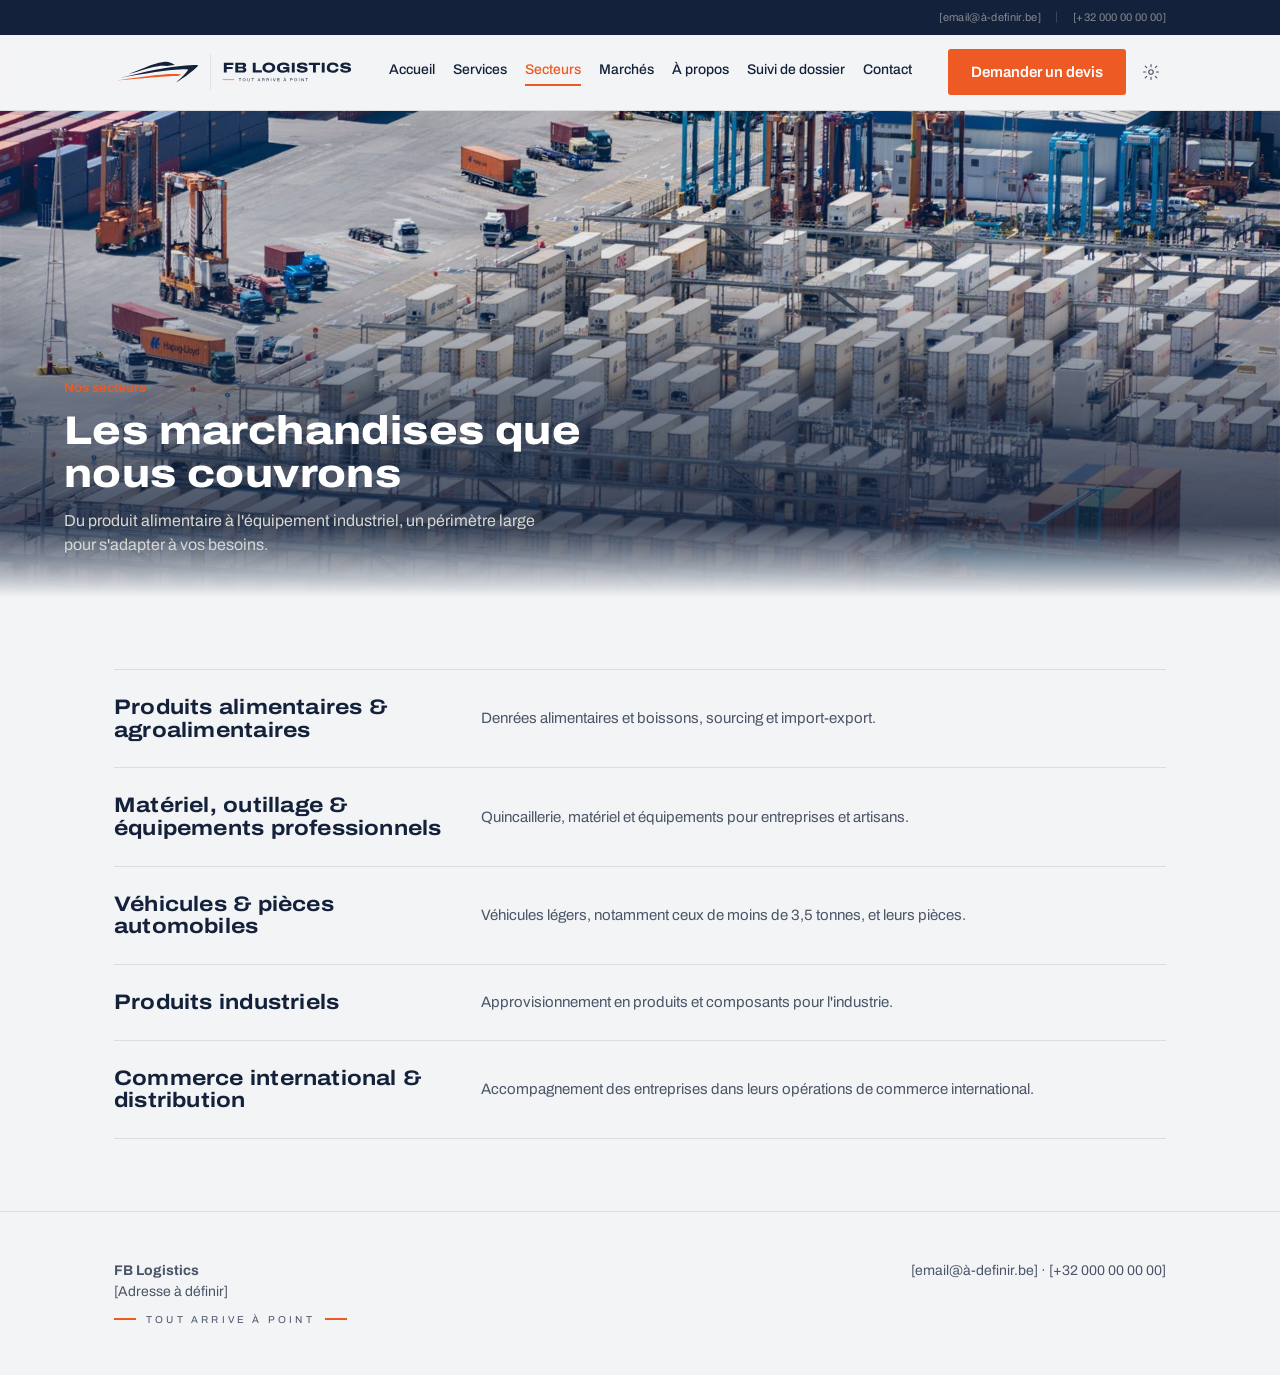
<file: secteurs.html>
<!DOCTYPE html>
<html lang="fr">
<head>
<meta charset="UTF-8">
<meta name="viewport" content="width=device-width, initial-scale=1.0">
<title>FB Logistics — Nos secteurs</title>
<meta name="description" content="Les secteurs et types de marchandises couverts par FB Logistics : alimentaire, matériel, véhicules, industriel.">
<link rel="preconnect" href="https://fonts.googleapis.com">
<link rel="preconnect" href="https://fonts.gstatic.com" crossorigin>
<link href="https://fonts.googleapis.com/css2?family=Archivo:wdth,wght@100..125,300..900&family=IBM+Plex+Mono:wght@400;500&display=swap" rel="stylesheet">
<link rel="icon" type="image/svg+xml" href="assets/logo/fb-logistics-symbole.svg">
<link rel="stylesheet" href="assets/style.css?v=3">
</head>
<body data-page="secteurs">

<div class="topbar">
  <div class="wrap">
    <span data-bind="email">[email@à-definir.be]</span>
    <span data-bind="phone">[+32 000 00 00 00]</span>
  </div>
</div>

<header class="nav">
  <div class="wrap">
    <a href="index.html" class="brand">
      <img src="assets/logo/fb-logistics-logo-horizontal.svg" alt="FB Logistics — Tout arrive à point" class="brand-logo">
      <span class="brand-compact"><img src="assets/logo/fb-logistics-symbole.svg" alt=""><span>FB LOGISTICS</span></span>
    </a>
    <nav class="links">
      <a href="index.html" data-nav="accueil">Accueil</a>
      <a href="services.html" data-nav="services">Services</a>
      <a href="secteurs.html" data-nav="secteurs">Secteurs</a>
      <a href="marches.html" data-nav="marches">Marchés</a>
      <a href="apropos.html" data-nav="apropos">À propos</a>
      <a href="suivi.html" data-nav="suivi">Suivi de dossier</a>
      <a href="contact.html" data-nav="contact">Contact</a>
    </nav>
    <div style="display:flex;align-items:center;gap:10px">
      <a href="devis.html" class="btn btn-primary">Demander un devis</a>
      <button class="gear" id="openAdmin" title="Administration" aria-label="Ouvrir l'administration"><svg viewBox="0 0 24 24" fill="none" stroke="currentColor" stroke-width="1.5" stroke-linecap="round" stroke-linejoin="round" aria-hidden="true"><circle cx="12" cy="12" r="3"/><path d="M12 2v3M12 19v3M4.2 4.2l2.1 2.1M17.7 17.7l2.1 2.1M2 12h3M19 12h3M4.2 19.8l2.1-2.1M17.7 6.3l2.1-2.1"/></svg></button>
      <button class="nav-toggle" id="navToggle" aria-label="Menu" aria-expanded="false"><svg viewBox="0 0 24 24" fill="none" stroke="currentColor" stroke-width="1.8" stroke-linecap="round" aria-hidden="true"><path d="M3 6h18M3 12h18M3 18h18"/></svg></button>
    </div>
  </div>
</header>

<div class="cover">
  <img class="ph-slot" data-label="Photo de couverture — Secteurs" src="images/cover-secteurs.jpg" alt="">
  <div class="scrim"></div>
  <div class="cover-content">
    <p class="kicker">Nos secteurs</p>
    <h1>Les marchandises que nous couvrons</h1>
    <p>Du produit alimentaire à l'équipement industriel, un périmètre large pour s'adapter à vos besoins.</p>
  </div>
</div>

<section class="section">
  <div class="wrap">
    <div class="info-list">
      <div class="info-row">
        <h3>Produits alimentaires & agroalimentaires</h3>
        <p>Denrées alimentaires et boissons, sourcing et import-export.</p>
      </div>
      <div class="info-row">
        <h3>Matériel, outillage & équipements professionnels</h3>
        <p>Quincaillerie, matériel et équipements pour entreprises et artisans.</p>
      </div>
      <div class="info-row">
        <h3>Véhicules & pièces automobiles</h3>
        <p>Véhicules légers, notamment ceux de moins de 3,5 tonnes, et leurs pièces.</p>
      </div>
      <div class="info-row">
        <h3>Produits industriels</h3>
        <p>Approvisionnement en produits et composants pour l'industrie.</p>
      </div>
      <div class="info-row">
        <h3>Commerce international & distribution</h3>
        <p>Accompagnement des entreprises dans leurs opérations de commerce international.</p>
      </div>
    </div>
  </div>
</section>

<footer>
  <div class="wrap">
    <div>
      <strong data-bind="companyName">FB Logistics</strong><br>
      <span data-bind="address">[Adresse à définir]</span>
      <div class="brand-slogan"><span class="rule"></span><span>TOUT ARRIVE À POINT</span><span class="rule"></span></div>
    </div>
    <div>
      <span data-bind="email">[email@à-definir.be]</span> · <span data-bind="phone">[+32 000 00 00 00]</span>
    </div>
  </div>
</footer>

<!-- Admin panel -->
<div class="overlay" id="adminOverlay">
  <div class="panel">
    <div class="panel-head">
      <h3>Administration</h3>
      <button class="panel-close" id="closeAdmin" aria-label="Fermer">×</button>
    </div>
    <div class="panel-body">

      <div id="adminLoginView">
        <p style="font-size:14px;color:var(--muted);margin-bottom:14px">Mot de passe requis pour modifier le catalogue de services.</p>
        <div class="field"><label for="pwdInput">Mot de passe</label><input id="pwdInput" type="password"></div>
        <button class="btn btn-primary" id="loginBtn">Se connecter</button>
        <div class="admin-msg" id="loginMsg"></div>
      </div>

      <div id="adminDashView" style="display:none">
        <div class="tabs">
          <button class="tab active" data-tab="svc">Services</button>
          <button class="tab" data-tab="settings">Paramètres</button>
        </div>

        <div class="tabpane active" data-pane="svc">
          <p style="font-size:13px;color:var(--muted);margin-bottom:14px">
            Ces modifications ne sont visibles que dans ce navigateur (aperçu local). Pour un changement visible par tous les visiteurs, il faut éditer les valeurs par défaut dans le code du site et redéployer.
          </p>
          <div id="svcForm">
            <div class="field"><label for="s-icon">Icône</label><select id="s-icon"></select></div>
            <div class="field"><label for="s-title">Titre</label><input id="s-title"></div>
            <div class="field"><label for="s-desc">Description</label><textarea id="s-desc"></textarea></div>
            <input type="hidden" id="s-editid">
            <button class="btn btn-primary" id="s-save">Ajouter le service</button>
            <button class="btn btn-ghost" id="s-cancel" style="display:none">Annuler la modification</button>
          </div>
          <div id="svcListAdmin" style="margin-top:20px"></div>
        </div>

        <div class="tabpane" data-pane="settings">
          <p style="font-size:13px;color:var(--muted);margin-bottom:14px">Changer le mot de passe d'administration.</p>
          <div class="field"><label for="np1">Nouveau mot de passe</label><input id="np1" type="password"></div>
          <div class="field"><label for="np2">Confirmer</label><input id="np2" type="password"></div>
          <button class="btn btn-primary" id="np-save">Mettre à jour</button>
          <div class="admin-msg" id="settingsMsg"></div>
        </div>
      </div>

    </div>
  </div>
</div>

<script src="assets/site.js?v=3"></script>
</body>
</html>
</file>
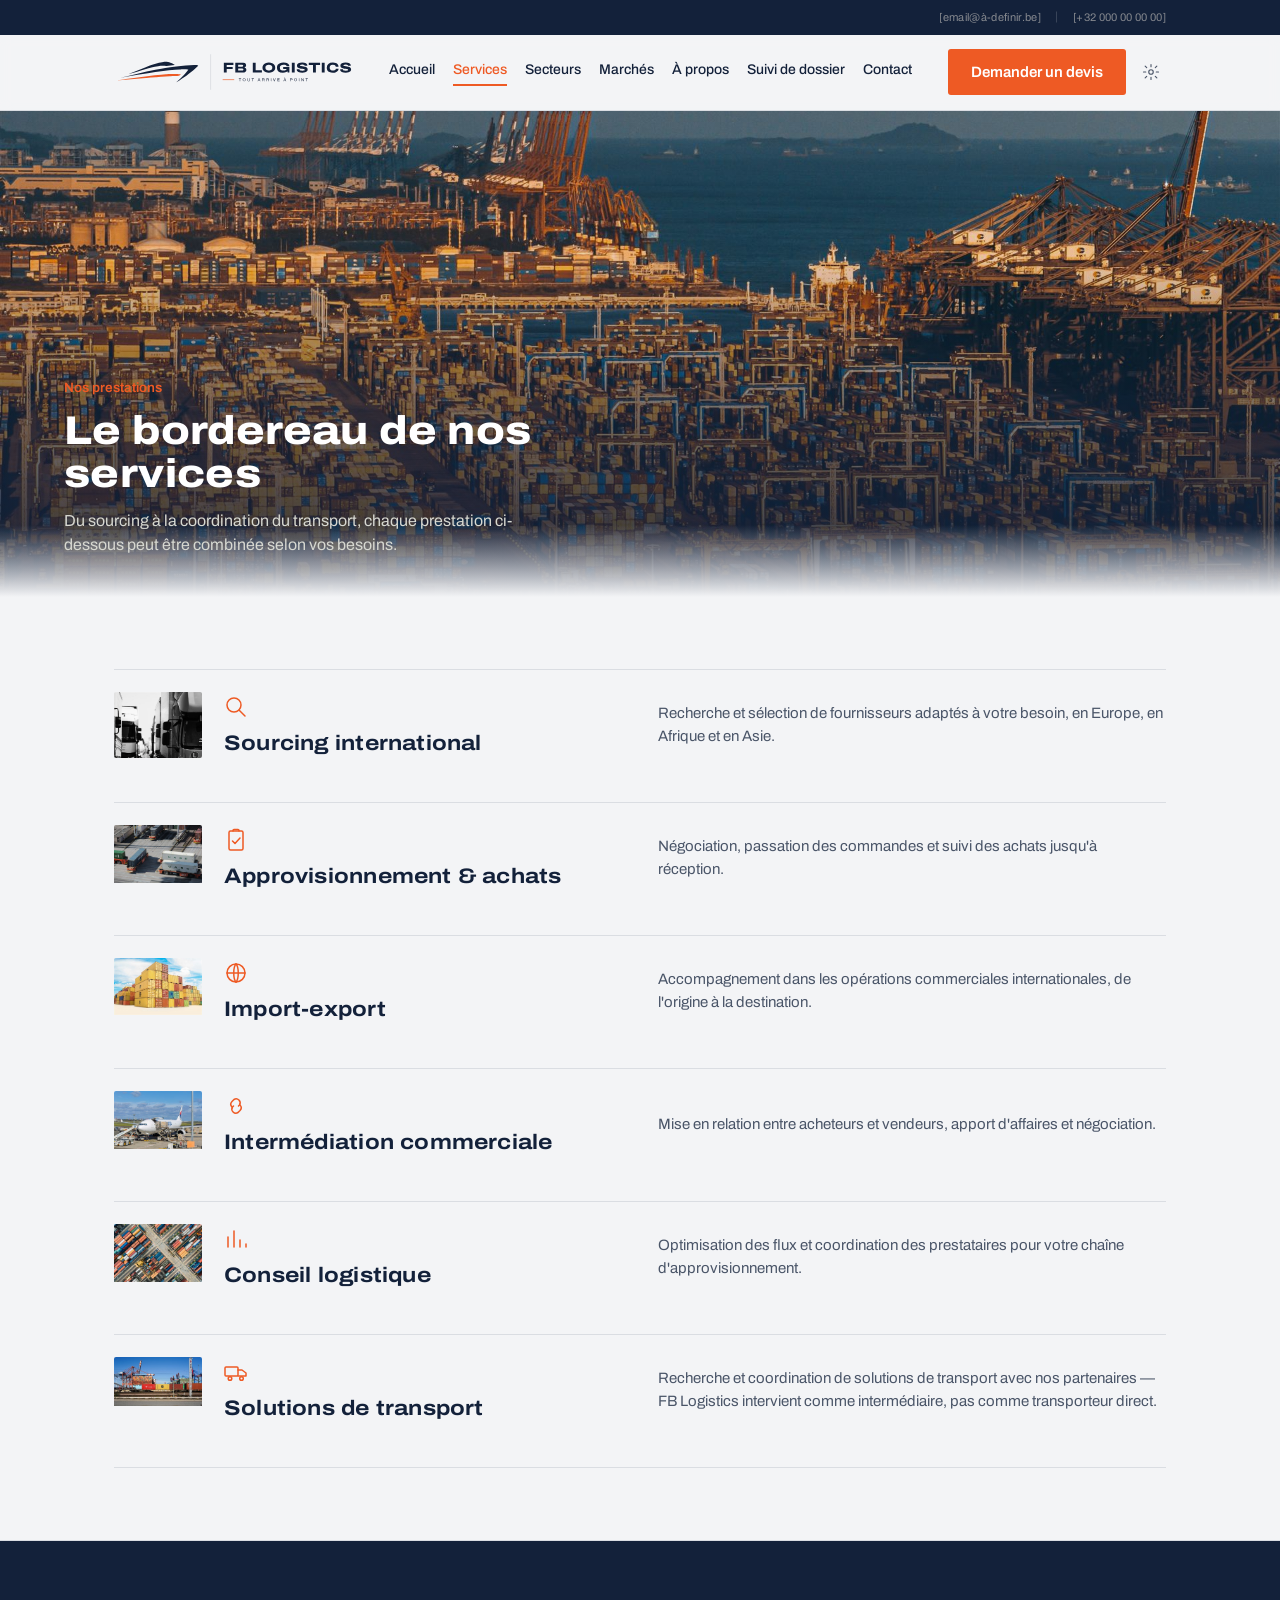
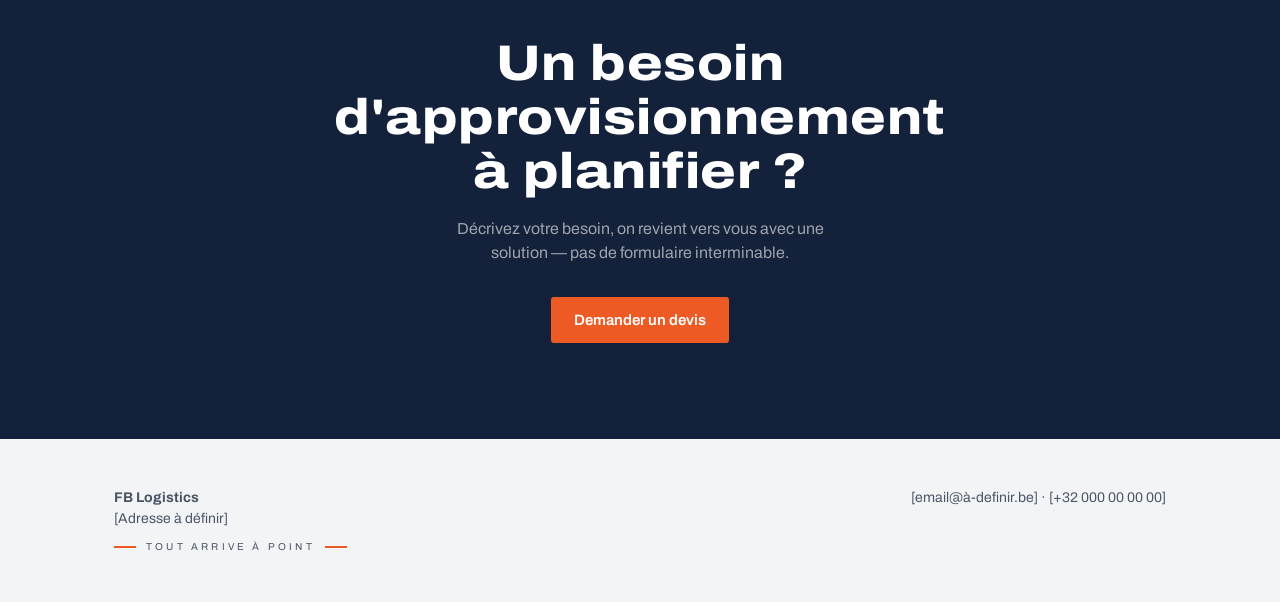
<file: services.html>
<!DOCTYPE html>
<html lang="fr">
<head>
<meta charset="UTF-8">
<meta name="viewport" content="width=device-width, initial-scale=1.0">
<title>FB Logistics — Services</title>
<meta name="description" content="Sourcing, achats, import-export, intermédiation commerciale, conseil 4PL et solutions de transport.">
<link rel="preconnect" href="https://fonts.googleapis.com">
<link rel="preconnect" href="https://fonts.gstatic.com" crossorigin>
<link href="https://fonts.googleapis.com/css2?family=Archivo:wdth,wght@100..125,300..900&family=IBM+Plex+Mono:wght@400;500&display=swap" rel="stylesheet">
<link rel="icon" type="image/svg+xml" href="assets/logo/fb-logistics-symbole.svg">
<link rel="stylesheet" href="assets/style.css?v=3">
</head>
<body data-page="services">

<div class="topbar">
  <div class="wrap">
    <span data-bind="email">[email@à-definir.be]</span>
    <span data-bind="phone">[+32 000 00 00 00]</span>
  </div>
</div>

<header class="nav">
  <div class="wrap">
    <a href="index.html" class="brand">
      <img src="assets/logo/fb-logistics-logo-horizontal.svg" alt="FB Logistics — Tout arrive à point" class="brand-logo">
      <span class="brand-compact"><img src="assets/logo/fb-logistics-symbole.svg" alt=""><span>FB LOGISTICS</span></span>
    </a>
    <nav class="links">
      <a href="index.html" data-nav="accueil">Accueil</a>
      <a href="services.html" data-nav="services">Services</a>
      <a href="secteurs.html" data-nav="secteurs">Secteurs</a>
      <a href="marches.html" data-nav="marches">Marchés</a>
      <a href="apropos.html" data-nav="apropos">À propos</a>
      <a href="suivi.html" data-nav="suivi">Suivi de dossier</a>
      <a href="contact.html" data-nav="contact">Contact</a>
    </nav>
    <div style="display:flex;align-items:center;gap:10px">
      <a href="devis.html" class="btn btn-primary">Demander un devis</a>
      <button class="gear" id="openAdmin" title="Administration" aria-label="Ouvrir l'administration"><svg viewBox="0 0 24 24" fill="none" stroke="currentColor" stroke-width="1.5" stroke-linecap="round" stroke-linejoin="round" aria-hidden="true"><circle cx="12" cy="12" r="3"/><path d="M12 2v3M12 19v3M4.2 4.2l2.1 2.1M17.7 17.7l2.1 2.1M2 12h3M19 12h3M4.2 19.8l2.1-2.1M17.7 6.3l2.1-2.1"/></svg></button>
      <button class="nav-toggle" id="navToggle" aria-label="Menu" aria-expanded="false"><svg viewBox="0 0 24 24" fill="none" stroke="currentColor" stroke-width="1.8" stroke-linecap="round" aria-hidden="true"><path d="M3 6h18M3 12h18M3 18h18"/></svg></button>
    </div>
  </div>
</header>

<div class="cover">
  <img class="ph-slot" data-label="Photo de couverture — Services" src="images/cover-services.jpg" alt="">
  <div class="scrim"></div>
  <div class="cover-content">
    <p class="kicker">Nos prestations</p>
    <h1>Le bordereau de nos services</h1>
    <p>Du sourcing à la coordination du transport, chaque prestation ci-dessous peut être combinée selon vos besoins.</p>
  </div>
</div>

<section class="section">
  <div class="wrap">
    <div class="manifest" id="servicesList"></div>
  </div>
</section>

<section class="cta-band">
  <div class="wrap">
    <h2>Un besoin d'approvisionnement à planifier ?</h2>
    <p>Décrivez votre besoin, on revient vers vous avec une solution — pas de formulaire interminable.</p>
    <a href="devis.html" class="btn btn-primary">Demander un devis</a>
  </div>
</section>

<footer>
  <div class="wrap">
    <div>
      <strong data-bind="companyName">FB Logistics</strong><br>
      <span data-bind="address">[Adresse à définir]</span>
      <div class="brand-slogan"><span class="rule"></span><span>TOUT ARRIVE À POINT</span><span class="rule"></span></div>
    </div>
    <div>
      <span data-bind="email">[email@à-definir.be]</span> · <span data-bind="phone">[+32 000 00 00 00]</span>
    </div>
  </div>
</footer>

<!-- Admin panel -->
<div class="overlay" id="adminOverlay">
  <div class="panel">
    <div class="panel-head">
      <h3>Administration</h3>
      <button class="panel-close" id="closeAdmin" aria-label="Fermer">×</button>
    </div>
    <div class="panel-body">

      <div id="adminLoginView">
        <p style="font-size:14px;color:var(--muted);margin-bottom:14px">Mot de passe requis pour modifier le catalogue de services.</p>
        <div class="field"><label for="pwdInput">Mot de passe</label><input id="pwdInput" type="password"></div>
        <button class="btn btn-primary" id="loginBtn">Se connecter</button>
        <div class="admin-msg" id="loginMsg"></div>
      </div>

      <div id="adminDashView" style="display:none">
        <div class="tabs">
          <button class="tab active" data-tab="svc">Services</button>
          <button class="tab" data-tab="settings">Paramètres</button>
        </div>

        <div class="tabpane active" data-pane="svc">
          <p style="font-size:13px;color:var(--muted);margin-bottom:14px">
            Ces modifications ne sont visibles que dans ce navigateur (aperçu local). Pour un changement visible par tous les visiteurs, il faut éditer les valeurs par défaut dans le code du site et redéployer.
          </p>
          <div id="svcForm">
            <div class="field"><label for="s-icon">Icône</label><select id="s-icon"></select></div>
            <div class="field"><label for="s-title">Titre</label><input id="s-title"></div>
            <div class="field"><label for="s-desc">Description</label><textarea id="s-desc"></textarea></div>
            <input type="hidden" id="s-editid">
            <button class="btn btn-primary" id="s-save">Ajouter le service</button>
            <button class="btn btn-ghost" id="s-cancel" style="display:none">Annuler la modification</button>
          </div>
          <div id="svcListAdmin" style="margin-top:20px"></div>
        </div>

        <div class="tabpane" data-pane="settings">
          <p style="font-size:13px;color:var(--muted);margin-bottom:14px">Changer le mot de passe d'administration.</p>
          <div class="field"><label for="np1">Nouveau mot de passe</label><input id="np1" type="password"></div>
          <div class="field"><label for="np2">Confirmer</label><input id="np2" type="password"></div>
          <button class="btn btn-primary" id="np-save">Mettre à jour</button>
          <div class="admin-msg" id="settingsMsg"></div>
        </div>
      </div>

    </div>
  </div>
</div>

<script src="assets/site.js?v=3"></script>
</body>
</html>
</file>
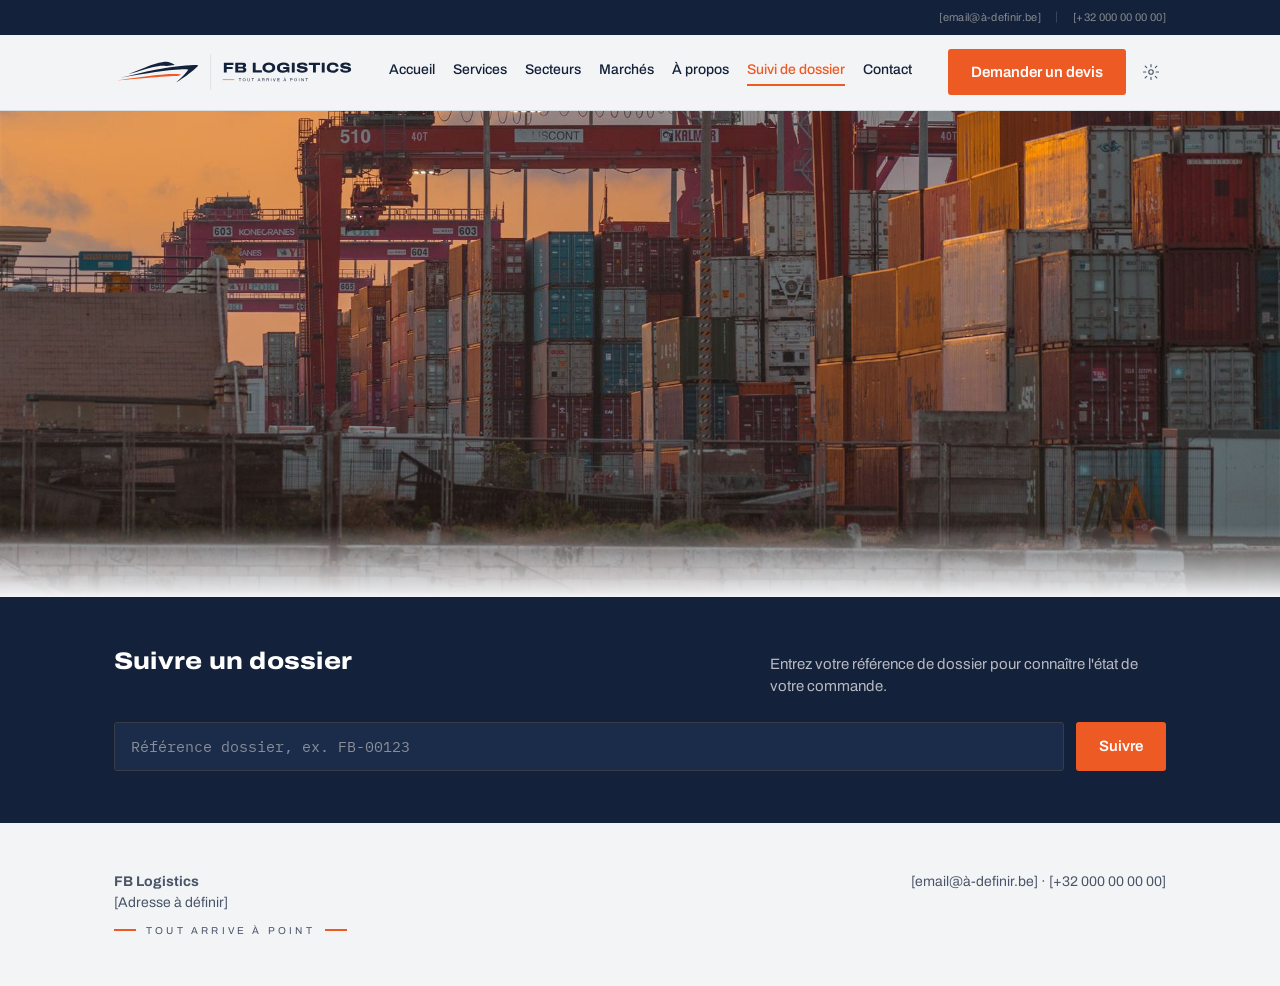
<file: suivi.html>
<!DOCTYPE html>
<html lang="fr">
<head>
<meta charset="UTF-8">
<meta name="viewport" content="width=device-width, initial-scale=1.0">
<title>FB Logistics — Suivi de dossier</title>
<meta name="description" content="Suivez l'état de votre dossier FB Logistics : sourcing, achats et acheminement.">
<link rel="preconnect" href="https://fonts.googleapis.com">
<link rel="preconnect" href="https://fonts.gstatic.com" crossorigin>
<link href="https://fonts.googleapis.com/css2?family=Archivo:wdth,wght@100..125,300..900&family=IBM+Plex+Mono:wght@400;500&display=swap" rel="stylesheet">
<link rel="icon" type="image/svg+xml" href="assets/logo/fb-logistics-symbole.svg">
<link rel="stylesheet" href="assets/style.css?v=3">
</head>
<body data-page="suivi">

<div class="topbar">
  <div class="wrap">
    <span data-bind="email">[email@à-definir.be]</span>
    <span data-bind="phone">[+32 000 00 00 00]</span>
  </div>
</div>

<header class="nav">
  <div class="wrap">
    <a href="index.html" class="brand">
      <img src="assets/logo/fb-logistics-logo-horizontal.svg" alt="FB Logistics — Tout arrive à point" class="brand-logo">
      <span class="brand-compact"><img src="assets/logo/fb-logistics-symbole.svg" alt=""><span>FB LOGISTICS</span></span>
    </a>
    <nav class="links">
      <a href="index.html" data-nav="accueil">Accueil</a>
      <a href="services.html" data-nav="services">Services</a>
      <a href="secteurs.html" data-nav="secteurs">Secteurs</a>
      <a href="marches.html" data-nav="marches">Marchés</a>
      <a href="apropos.html" data-nav="apropos">À propos</a>
      <a href="suivi.html" data-nav="suivi">Suivi de dossier</a>
      <a href="contact.html" data-nav="contact">Contact</a>
    </nav>
    <div style="display:flex;align-items:center;gap:10px">
      <a href="devis.html" class="btn btn-primary">Demander un devis</a>
      <button class="gear" id="openAdmin" title="Administration" aria-label="Ouvrir l'administration"><svg viewBox="0 0 24 24" fill="none" stroke="currentColor" stroke-width="1.5" stroke-linecap="round" stroke-linejoin="round" aria-hidden="true"><circle cx="12" cy="12" r="3"/><path d="M12 2v3M12 19v3M4.2 4.2l2.1 2.1M17.7 17.7l2.1 2.1M2 12h3M19 12h3M4.2 19.8l2.1-2.1M17.7 6.3l2.1-2.1"/></svg></button>
      <button class="nav-toggle" id="navToggle" aria-label="Menu" aria-expanded="false"><svg viewBox="0 0 24 24" fill="none" stroke="currentColor" stroke-width="1.8" stroke-linecap="round" aria-hidden="true"><path d="M3 6h18M3 12h18M3 18h18"/></svg></button>
    </div>
  </div>
</header>

<div class="cover">
  <img class="ph-slot" data-label="Photo de couverture — Suivi de dossier" src="images/cover-suivi.jpg" alt="">
</div>

<section class="tracking">
  <div class="wrap">
    <div class="head">
      <h1>Suivre un dossier</h1>
      <p>Entrez votre référence de dossier pour connaître l'état de votre commande.</p>
    </div>
    <form class="track-form" id="trackForm">
      <input type="text" id="trackInput" placeholder="Référence dossier, ex. FB-00123" autocomplete="off" required>
      <button type="submit" class="btn btn-primary">Suivre</button>
    </form>
    <div class="track-error" id="trackError"></div>
    <div class="track-result" id="trackResult">
      <div class="code" id="trackCode"></div>
      <div class="track-stages" id="trackStages">
        <div class="bar" id="trackBar"></div>
        <div class="stage" data-stage="recu"><span class="dot"></span>Pris en charge</div>
        <div class="stage" data-stage="transit"><span class="dot"></span>En cours</div>
        <div class="stage" data-stage="livre"><span class="dot"></span>Livré</div>
      </div>
      <div class="track-meta" id="trackMeta"></div>
    </div>
  </div>
</section>

<footer>
  <div class="wrap">
    <div>
      <strong data-bind="companyName">FB Logistics</strong><br>
      <span data-bind="address">[Adresse à définir]</span>
      <div class="brand-slogan"><span class="rule"></span><span>TOUT ARRIVE À POINT</span><span class="rule"></span></div>
    </div>
    <div>
      <span data-bind="email">[email@à-definir.be]</span> · <span data-bind="phone">[+32 000 00 00 00]</span>
    </div>
  </div>
</footer>

<!-- Admin panel -->
<div class="overlay" id="adminOverlay">
  <div class="panel">
    <div class="panel-head">
      <h3>Administration</h3>
      <button class="panel-close" id="closeAdmin" aria-label="Fermer">×</button>
    </div>
    <div class="panel-body">

      <div id="adminLoginView">
        <p style="font-size:14px;color:var(--muted);margin-bottom:14px">Mot de passe requis pour modifier le catalogue de services.</p>
        <div class="field"><label for="pwdInput">Mot de passe</label><input id="pwdInput" type="password"></div>
        <button class="btn btn-primary" id="loginBtn">Se connecter</button>
        <div class="admin-msg" id="loginMsg"></div>
      </div>

      <div id="adminDashView" style="display:none">
        <div class="tabs">
          <button class="tab active" data-tab="svc">Services</button>
          <button class="tab" data-tab="settings">Paramètres</button>
        </div>

        <div class="tabpane active" data-pane="svc">
          <p style="font-size:13px;color:var(--muted);margin-bottom:14px">
            Ces modifications ne sont visibles que dans ce navigateur (aperçu local). Pour un changement visible par tous les visiteurs, il faut éditer les valeurs par défaut dans le code du site et redéployer.
          </p>
          <div id="svcForm">
            <div class="field"><label for="s-icon">Icône</label><select id="s-icon"></select></div>
            <div class="field"><label for="s-title">Titre</label><input id="s-title"></div>
            <div class="field"><label for="s-desc">Description</label><textarea id="s-desc"></textarea></div>
            <input type="hidden" id="s-editid">
            <button class="btn btn-primary" id="s-save">Ajouter le service</button>
            <button class="btn btn-ghost" id="s-cancel" style="display:none">Annuler la modification</button>
          </div>
          <div id="svcListAdmin" style="margin-top:20px"></div>
        </div>

        <div class="tabpane" data-pane="settings">
          <p style="font-size:13px;color:var(--muted);margin-bottom:14px">Changer le mot de passe d'administration.</p>
          <div class="field"><label for="np1">Nouveau mot de passe</label><input id="np1" type="password"></div>
          <div class="field"><label for="np2">Confirmer</label><input id="np2" type="password"></div>
          <button class="btn btn-primary" id="np-save">Mettre à jour</button>
          <div class="admin-msg" id="settingsMsg"></div>
        </div>
      </div>

    </div>
  </div>
</div>

<script src="assets/site.js?v=3"></script>
</body>
</html>
</file>
<file: assets/style.css>
:root{
  /* Charte officielle FB Logistics (DOSSIER LOGO) */
  --paper:#F3F4F6;
  --paper-2:#ECEEF1;
  --ink:#13213A;
  --muted:#4A5568;
  --line:#DADDE2;
  --charcoal:#13213A;
  --charcoal-2:#1B2C4A;
  --accent:#EE5A24;
  --accent-2:#C94A1C;
  --ok:#3F7A5C;
  --white:#FFFFFF;
  --ph:clamp(20px, 5vw, 64px);
  --nh:76px;
  --radius:3px;
}
*{box-sizing:border-box}
html{scroll-behavior:smooth}
body{
  margin:0;
  background:var(--paper);
  color:var(--ink);
  font-family:'Archivo',system-ui,sans-serif;
  line-height:1.5;
  -webkit-font-smoothing:antialiased;
}
:focus-visible{outline:2px solid var(--accent);outline-offset:2px}
a{color:inherit}
h1,h2,h3{
  font-family:'Archivo',sans-serif;
  font-weight:800;
  font-stretch:115%;
  letter-spacing:.01em;
  line-height:1.08;
  margin:0;
}
p{margin:0}
img{max-width:100%;display:block}
.wrap{max-width:1180px;margin:0 auto;padding-left:var(--ph);padding-right:var(--ph)}
section{scroll-margin-top:var(--nh)}

/* Top bar — sobriété typographique plutôt que décor : taille réduite, espacement
   des lettres précis, filet fin entre les deux informations (pas de point médian) */
.topbar{background:var(--charcoal);color:#86898F;font-size:11px}
.topbar .wrap{display:flex;justify-content:flex-end;align-items:center;padding-top:9px;padding-bottom:9px}
.topbar span{letter-spacing:.03em;padding:0 16px;position:relative}
.topbar span:last-child{padding-right:0}
.topbar span:not(:last-child)::after{
  content:'';position:absolute;right:0;top:50%;transform:translateY(-50%);
  width:1px;height:11px;background:rgba(255,255,255,.16);
}

/* Nav */
header.nav{
  position:sticky;top:0;z-index:40;
  background:rgba(243,244,246,.92);
  backdrop-filter:blur(6px);
  border-bottom:1px solid var(--line);
  height:var(--nh);
  display:flex;align-items:center;
}
.nav .wrap{display:flex;align-items:center;justify-content:space-between;width:100%}
.brand{display:flex;align-items:center;text-decoration:none}
.brand-logo{height:38px;width:auto;display:block}
.brand-compact{display:none;align-items:center;gap:9px}
.brand-compact img{height:30px;width:auto;display:block}
.brand-compact span{font-family:'Archivo',sans-serif;font-weight:800;font-stretch:115%;font-size:16.5px;letter-spacing:.01em;color:var(--ink);white-space:nowrap}
nav.links{display:flex;gap:18px;align-items:center}
nav.links a{text-decoration:none;font-size:14px;font-weight:500;color:var(--ink);padding-bottom:4px;border-bottom:2px solid transparent;white-space:nowrap}
nav.links a:hover{color:var(--accent)}
nav.links a.active{color:var(--accent);border-bottom-color:var(--accent)}
.nav-toggle{display:none;background:none;border:none;cursor:pointer;color:var(--ink);padding:6px}
.nav-toggle svg{width:22px;height:22px}
.btn{
  display:inline-flex;align-items:center;gap:8px;
  padding:11px 22px;border-radius:var(--radius);
  font-weight:600;font-size:15px;text-decoration:none;border:1px solid transparent;
  cursor:pointer;font-family:inherit;
}
.btn-primary{background:var(--accent);color:var(--white)}
.btn-primary:hover{background:var(--accent-2)}
.btn-ghost{background:transparent;color:var(--ink);border-color:var(--line)}
.btn-ghost:hover{border-color:var(--ink)}
.gear{background:none;border:none;cursor:pointer;color:var(--muted);padding:6px;line-height:1;display:inline-flex}
.gear:hover{color:var(--ink)}
.gear svg{width:18px;height:18px}
.svc-icon{width:24px;height:24px;color:var(--accent)}

/* Cover photo (per page) — titre superposé façon bannière */
.cover{
  position:relative;width:100%;height:clamp(320px, 38vw, 520px);overflow:hidden;
  background:var(--paper-2);
}
.cover .ph-slot,.cover img,.cover .ph-fallback{width:100%;height:100%;object-fit:cover}
.cover .scrim{
  position:absolute;inset:0;
  background:linear-gradient(0deg, rgba(19,33,58,.92) 0%, rgba(19,33,58,.55) 40%, rgba(19,33,58,.08) 70%);
}
.cover::after{
  content:'';position:absolute;left:0;right:0;bottom:0;height:72px;z-index:1;pointer-events:none;
  background:linear-gradient(0deg, var(--paper) 0%, rgba(243,244,246,0) 100%);
}
.cover-content{
  position:absolute;left:0;right:0;bottom:0;z-index:2;
  padding:0 var(--ph) 40px;color:var(--white);max-width:760px;
}
.cover-content .kicker{font-size:13.5px;color:var(--accent);font-weight:600;margin-bottom:10px}
.cover-content h1{color:var(--white);font-size:clamp(26px,3.2vw,40px)}
.cover-content h2{color:var(--white);font-size:clamp(26px,3.2vw,38px)}
.cover-content p{margin-top:14px;max-width:56ch;color:#D7D8D1;font-size:16px}
.cover-content .cta-row{margin-top:24px;display:flex;gap:14px;flex-wrap:wrap}
.cover-content .btn-ghost{color:var(--white);border-color:rgba(255,255,255,.5)}
.cover-content .btn-ghost:hover{border-color:var(--white)}

/* Image placeholder fallback */
.ph-fallback{
  width:100%;height:100%;display:flex;flex-direction:column;align-items:center;justify-content:center;
  gap:8px;background:
    repeating-linear-gradient(135deg, var(--paper-2), var(--paper-2) 10px, var(--paper) 10px, var(--paper) 20px);
  border:1px dashed var(--line);color:var(--muted);text-align:center;padding:16px;
}
.ph-fallback .ic{width:26px;height:26px;opacity:.6}
.ph-fallback span{font-size:12.5px;max-width:28ch;line-height:1.4}

/* Trajet (accueil) — bande sous la couverture */
.route-section{padding:48px 0;border-bottom:1px solid var(--line)}
.route{position:relative}
.route-line{position:relative;height:2px;background:var(--line);margin:0 4px}
.route-line .fill{position:absolute;left:0;top:0;height:100%;width:100%;background:var(--charcoal)}
.route-pts{display:flex;justify-content:space-between;margin-top:-7px}
.route-pt{display:flex;flex-direction:column;align-items:center;gap:10px;width:33.33%}
.route-pt .dot{width:16px;height:16px;border-radius:50%;background:var(--accent);border:3px solid var(--paper)}
.route-pt:first-child{align-items:flex-start}
.route-pt:last-child{align-items:flex-end}
.route-pt span{font-size:14px;font-weight:600;color:var(--ink)}
.route-pt small{font-size:12.5px;color:var(--muted)}

/* Chiffres (accueil) — moment sombre, retenue à l'Apple : un chiffre, un mot, du vide */
.stats-band{background:var(--charcoal);padding:88px 0}
.stats-grid{display:grid;grid-template-columns:repeat(3,1fr)}
.stat{padding:0 40px}
.stat:not(:first-child){border-left:1px solid #2A3B5A}
.stat .num{
  font-family:'Archivo',sans-serif;font-weight:900;font-stretch:115%;color:var(--white);
  font-size:clamp(52px,7vw,92px);line-height:.95;letter-spacing:-.01em;
}
.stat .num.trust{color:var(--accent)}
.stat .lbl{margin-top:14px;font-size:15px;color:#9FA3AD;max-width:22ch}

/* Bande d'appel à l'action — moment sombre, directness à la DHL : une promesse, un bouton */
.cta-band{background:var(--charcoal);padding:96px 0;text-align:center}
.cta-band h2{color:var(--white);font-size:clamp(32px,4.2vw,50px);max-width:18ch;margin:0 auto}
.cta-band p{color:#9FA3AD;margin:18px auto 0;max-width:46ch;font-size:16px}
.cta-band .btn{margin-top:32px}

/* Secondary content block (accueil) */
.feature-split{padding:72px 0;border-bottom:1px solid var(--line)}
.feature-grid{display:grid;grid-template-columns:.9fr 1.1fr;gap:48px;align-items:center}
.feature-grid .ph-slot,.feature-grid img{aspect-ratio:4/3;object-fit:cover;width:100%}
.feature-grid h2{font-size:clamp(26px,3vw,34px)}
.feature-grid p{margin-top:16px;color:var(--muted);font-size:16px}

/* Services preview row (accueil) */
.svc-preview{display:grid;grid-template-columns:repeat(3,1fr);gap:1px;background:var(--line);border:1px solid var(--line)}
.svc-preview a{background:var(--paper);padding:28px;text-decoration:none;color:var(--ink);display:block}
.svc-preview a:hover{background:var(--paper-2)}
.svc-preview .icon{margin-bottom:10px}
.svc-preview h3{font-size:18px;font-family:'Archivo',sans-serif;font-weight:700}
.svc-preview p{margin-top:8px;color:var(--muted);font-size:14px}

/* Tracking band */
.tracking{background:var(--charcoal);color:var(--white);padding:52px 0}
.tracking .head{display:flex;align-items:baseline;justify-content:space-between;gap:24px;flex-wrap:wrap;margin-bottom:24px}
.tracking h2,.tracking h1{color:var(--white)}
.tracking .head p{color:#B7BAC2;font-size:15px;max-width:44ch}
.track-form{display:flex;gap:12px;flex-wrap:wrap}
.track-form input{
  flex:1;min-width:240px;background:var(--charcoal-2);border:1px solid #3A3D45;color:var(--white);
  padding:14px 16px;font-family:'IBM Plex Mono',monospace;font-size:15px;border-radius:var(--radius);
}
.track-form input::placeholder{color:#898D97}
.track-result{
  margin-top:28px;background:var(--charcoal-2);border:1px solid #3A3D45;border-radius:var(--radius);
  padding:24px;display:none;
}
.track-result.show{display:block}
.track-result .code{font-family:'IBM Plex Mono',monospace;color:var(--accent);font-size:14px;margin-bottom:16px}
.track-stages{display:flex;justify-content:space-between;position:relative;margin-top:8px}
.track-stages::before{content:'';position:absolute;top:8px;left:0;right:0;height:2px;background:#3A3D45}
.track-stages .bar{position:absolute;top:8px;left:0;height:2px;background:var(--accent)}
.stage{position:relative;display:flex;flex-direction:column;align-items:center;gap:8px;width:33.33%;font-size:13.5px;color:#898D97}
.stage .dot{width:18px;height:18px;border-radius:50%;background:var(--charcoal-2);border:2px solid #3A3D45}
.stage.done{color:var(--white)}
.stage.done .dot{background:var(--accent);border-color:var(--accent)}
.track-meta{margin-top:18px;font-size:13.5px;color:#C7C9CF}
.track-error{
  margin-top:20px;font-size:14.5px;color:#F0C9BE;background:#3A241E;
  border:1px solid #5A362B;padding:14px 16px;border-radius:var(--radius);display:none;
}
.track-error.show{display:block}

/* Sections */
.section{padding:72px 0;border-bottom:1px solid var(--line)}
.section-head{max-width:60ch;margin-bottom:40px}
.section-head .kicker{font-size:13.5px;color:var(--accent);font-weight:600;margin-bottom:8px}
.section-head h2{font-size:clamp(28px,3.4vw,38px)}
.section-head p{margin-top:14px;color:var(--muted);font-size:16px}

/* Liste simple (secteurs, marchés) — pas de CRUD admin, contenu statique */
.info-list{border-top:1px solid var(--line)}
.info-row{display:grid;grid-template-columns:1fr 2fr;gap:24px;align-items:center;padding:26px 0;border-bottom:1px solid var(--line)}
.info-row h3{font-size:21px;font-weight:700;font-family:'Archivo',sans-serif}
.info-row p{color:var(--muted);font-size:15px}
.callout{border-left:3px solid var(--accent);padding-left:22px;margin-top:40px;font-size:18px;line-height:1.5;max-width:66ch}

/* Manifest list (services) */
.manifest{border-top:1px solid var(--line)}
.m-row{
  display:grid;grid-template-columns:88px 1.3fr 1.6fr;gap:22px;align-items:center;
  padding:22px 0;border-bottom:1px solid var(--line);
  transition:background-color .3s ease;cursor:default;
}
.m-row:hover{background-color:var(--paper-2)}
.m-row .thumb{width:88px;aspect-ratio:4/3;overflow:hidden;border-radius:2px}
.m-row h3{font-size:21px;font-weight:700;font-family:'Archivo',sans-serif}
.m-row .icon{margin-bottom:6px}
.m-row p{color:var(--muted);font-size:15px}

/* Détail au survol — animation fluide via grid-template-rows (hauteur exacte, pas d'à-peu-près) */
.m-detail{grid-column:1/-1;display:grid;grid-template-rows:0fr;transition:grid-template-rows .5s cubic-bezier(.16,1,.3,1)}
.m-detail-inner{overflow:hidden;min-height:0}
.m-detail-inner p{
  padding-top:16px;color:var(--muted);font-size:14.5px;max-width:70ch;
  opacity:0;transform:translateY(-4px);
  transition:opacity .35s ease, transform .4s cubic-bezier(.16,1,.3,1);
}
.m-row:hover .m-detail,.m-row.open .m-detail{grid-template-rows:1fr}
.m-row:hover .m-detail-inner p,.m-row.open .m-detail-inner p{opacity:1;transform:translateY(0)}
.m-row{cursor:pointer}

/* Forms (devis / contact) */
.form-panel{max-width:640px}
.form-panel .desc{color:var(--muted);font-size:14.5px;margin-bottom:24px}
.field{margin-bottom:16px}
.field-row{display:flex;gap:16px}
.field-row .field{flex:1;min-width:0}
.field label{display:block;font-size:13.5px;font-weight:600;margin-bottom:6px}
.field input,.field textarea,.field select{
  width:100%;padding:11px 13px;border:1px solid var(--line);border-radius:var(--radius);
  font-family:inherit;font-size:15px;background:var(--white);color:var(--ink);
}
.field textarea{resize:vertical;min-height:90px}
.hp{position:absolute;left:-9999px}
.form-msg{margin-top:14px;font-size:14px;padding:12px 14px;border-radius:var(--radius);display:none}
.form-msg.ok{display:block;background:#E4EFE8;color:var(--ok);border:1px solid #BFDCC9}
.form-msg.err{display:block;background:#F3E0D9;color:#8A3A22;border:1px solid #E3BBA9}

/* Contact meta */
.contact-meta{display:grid;grid-template-columns:repeat(3,1fr);gap:1px;background:var(--line);border:1px solid var(--line);margin-top:48px}
.contact-meta div{background:var(--paper);padding:22px}
.contact-meta .k{font-size:12.5px;color:var(--muted);font-weight:600;margin-bottom:6px}
.contact-meta .v{font-size:15px}

/* Footer */
footer{padding:48px 0;color:var(--muted);font-size:14px}
footer .wrap{display:flex;justify-content:space-between;flex-wrap:wrap;gap:16px}
.brand-slogan{display:flex;align-items:center;gap:10px;margin-top:10px}
.brand-slogan .rule{width:22px;height:2px;background:var(--accent);flex:none}
.brand-slogan span:not(.rule){font-size:10px;letter-spacing:.32em;color:var(--muted);white-space:nowrap}

/* Admin panel */
.overlay{position:fixed;inset:0;background:rgba(19,33,58,.55);display:none;align-items:center;justify-content:center;z-index:100;padding:20px}
.overlay.show{display:flex}
.panel{background:var(--white);width:100%;max-width:640px;max-height:86vh;overflow:auto;border-radius:4px}
.panel-head{display:flex;justify-content:space-between;align-items:center;padding:20px 24px;border-bottom:1px solid var(--line)}
.panel-head h3{font-size:19px;font-family:'Archivo',sans-serif;font-weight:700}
.panel-close{background:none;border:none;font-size:22px;cursor:pointer;color:var(--muted)}
.panel-body{padding:24px}
.tabs{display:flex;gap:4px;margin-bottom:20px;border-bottom:1px solid var(--line)}
.tab{background:none;border:none;padding:10px 4px;margin-right:20px;font-size:14.5px;font-weight:600;color:var(--muted);cursor:pointer;border-bottom:2px solid transparent}
.tab.active{color:var(--accent);border-color:var(--accent)}
.tabpane{display:none}
.tabpane.active{display:block}
.admin-msg{font-size:13.5px;margin-top:10px}
.admin-msg.err{color:#8A3A22}
.admin-msg.ok{color:var(--ok)}
.svc-item{border:1px solid var(--line);border-radius:var(--radius);padding:14px;margin-bottom:10px;display:flex;justify-content:space-between;gap:12px}
.svc-item .meta strong{font-size:14.5px}
.svc-item .meta p{font-size:13px;color:var(--muted);margin-top:4px}
.svc-item .acts{display:flex;gap:6px;flex:none}
.svc-item .acts button{background:none;border:1px solid var(--line);border-radius:var(--radius);padding:5px 9px;font-size:12.5px;cursor:pointer}

@media(max-width:860px){
  .topbar{display:none}
  .nav-toggle{display:inline-flex}
  nav.links{
    display:none;position:fixed;inset:var(--nh) 0 0 0;height:calc(100vh - var(--nh));z-index:39;
    background:var(--paper);flex-direction:column;align-items:flex-start;
    gap:0;padding:8px var(--ph) 24px;overflow-y:auto;
  }
  nav.links.show{display:flex}
  nav.links a{width:100%;padding:16px 0;border-bottom:1px solid var(--line);font-size:17px}
  nav.links a.active{border-bottom:1px solid var(--line);border-left:3px solid var(--accent);padding-left:12px}
  .cover{height:auto}
  .cover img,.cover .ph-slot,.cover .ph-fallback{position:static;width:100%;height:220px;object-fit:cover}
  .cover .scrim{display:none}
  .cover::after{display:none}
  .cover-content{position:static;max-width:100%;padding:28px var(--ph) 32px;background:var(--charcoal)}
  .field-row{flex-direction:column;gap:0}
  .feature-grid{grid-template-columns:1fr}
  .svc-preview{grid-template-columns:1fr}
  .contact-meta{grid-template-columns:1fr}
  .nav .btn-primary{display:none}
  .brand-logo{display:none}
  .brand-compact{display:flex}
  .stats-grid{grid-template-columns:repeat(3,1fr);gap:8px}
  .stat{padding:0 6px}
  .stat:not(:first-child){border-left:1px solid #2A3B5A}
  .stat .num{font-size:26px}
  .stat .lbl{font-size:11.5px;margin-top:8px}
  .m-row{grid-template-columns:1fr;row-gap:12px}
  .m-row .thumb{width:100%;aspect-ratio:16/9}
  .m-row p{grid-column:1}
  .info-row{grid-template-columns:1fr;row-gap:6px}
}
@media (prefers-reduced-motion:reduce){*{scroll-behavior:auto!important;transition:none!important}}
</file>
